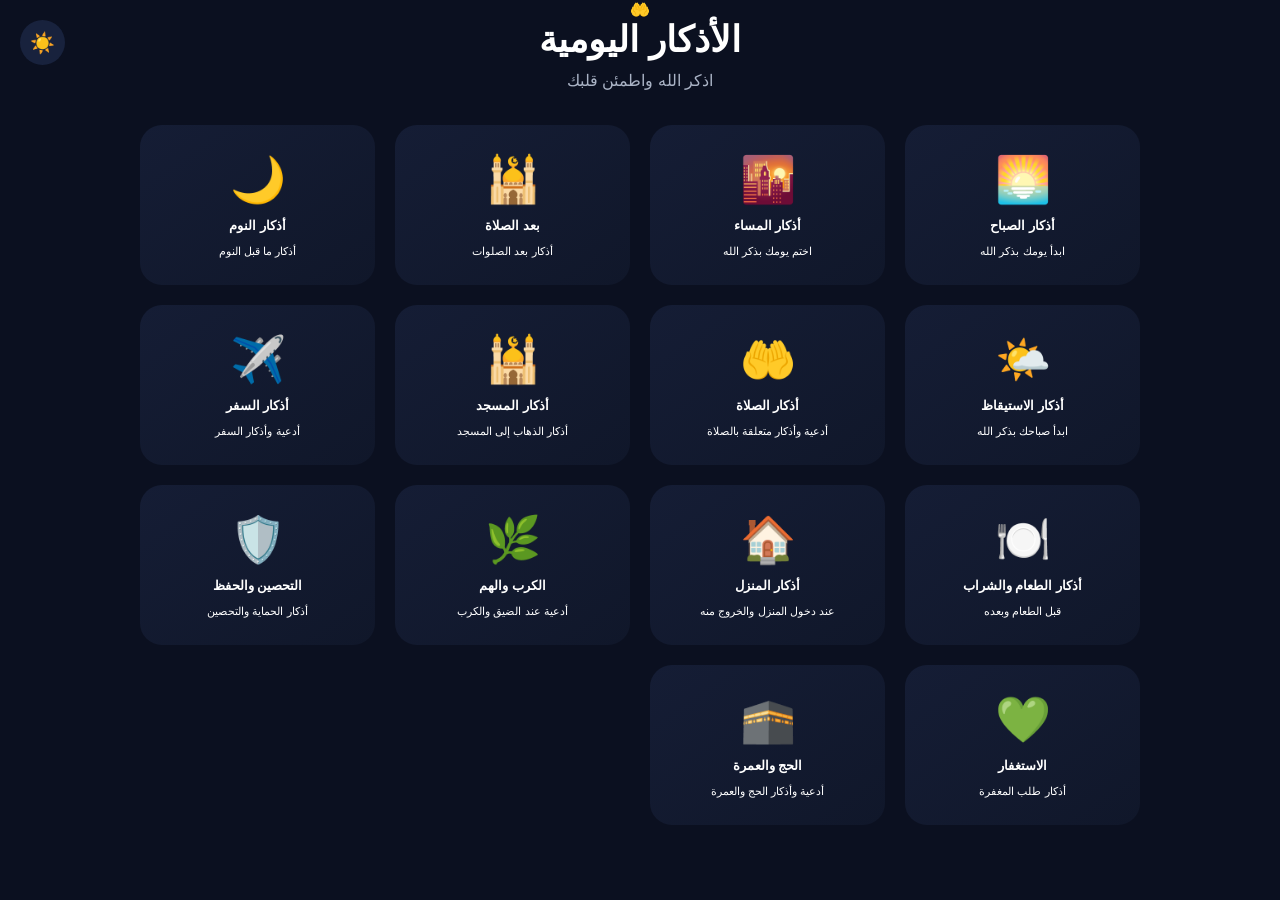
<file: apps/adhkar/index.html>
<!DOCTYPE html>
<html lang="ar" dir="rtl">

<head>

    <meta charset="UTF-8">

    <meta
        name="viewport"
        content="width=device-width, initial-scale=1.0"
    >

    <meta
        name="theme-color"
        content="#0f172a"
    >

    <title>الأذكار اليومية</title>

    <link
        rel="stylesheet"
        href="style.css"
    >

</head>

<body>

    <button
        id="themeButton"
        class="theme-button"
        type="button"
        aria-label="تغيير المظهر"
    >
        ☀️
    </button>


    <header class="header">

        <div class="header-icon">
            🤲
        </div>

        <h1>
            الأذكار اليومية
        </h1>

        <p>
            اذكر الله واطمئن قلبك
        </p>

    </header>


    <main>

        <section
            id="categories"
            class="categories"
        >

            <button
                class="category-card"
                data-category="morning"
                type="button"
            >
                <span class="category-icon">🌅</span>

                <strong>
                    أذكار الصباح
                </strong>

                <small>
                    ابدأ يومك بذكر الله
                </small>
            </button>


            <button
                class="category-card"
                data-category="evening"
                type="button"
            >
                <span class="category-icon">🌇</span>

                <strong>
                    أذكار المساء
                </strong>

                <small>
                    اختم يومك بذكر الله
                </small>
            </button>


            <button
                class="category-card"
                data-category="after-prayer"
                type="button"
            >
                <span class="category-icon">🕌</span>

                <strong>
                    بعد الصلاة
                </strong>

                <small>
                    أذكار بعد الصلوات
                </small>
            </button>


            <button
                class="category-card"
                data-category="before-sleep"
                type="button"
            >
                <span class="category-icon">🌙</span>

                <strong>
                    أذكار النوم
                </strong>

                <small>
                    أذكار ما قبل النوم
                </small>
            </button>


            <button
                class="category-card"
                data-category="waking-up"
                type="button"
            >
                <span class="category-icon">🌤️</span>

                <strong>
                    أذكار الاستيقاظ
                </strong>

                <small>
                    ابدأ صباحك بذكر الله
                </small>
            </button>


            <button
                class="category-card"
                data-category="prayer"
                type="button"
            >
                <span class="category-icon">🤲</span>

                <strong>
                    أذكار الصلاة
                </strong>

                <small>
                    أدعية وأذكار متعلقة بالصلاة
                </small>
            </button>


            <button
                class="category-card"
                data-category="mosque"
                type="button"
            >
                <span class="category-icon">🕌</span>

                <strong>
                    أذكار المسجد
                </strong>

                <small>
                    أذكار الذهاب إلى المسجد
                </small>
            </button>


            <button
                class="category-card"
                data-category="travel"
                type="button"
            >
                <span class="category-icon">✈️</span>

                <strong>
                    أذكار السفر
                </strong>

                <small>
                    أدعية وأذكار السفر
                </small>
            </button>


            <button
                class="category-card"
                data-category="food"
                type="button"
            >
                <span class="category-icon">🍽️</span>

                <strong>
                    أذكار الطعام والشراب
                </strong>

                <small>
                    قبل الطعام وبعده
                </small>
            </button>


            <button
                class="category-card"
                data-category="home"
                type="button"
            >
                <span class="category-icon">🏠</span>

                <strong>
                    أذكار المنزل
                </strong>

                <small>
                    عند دخول المنزل والخروج منه
                </small>
            </button>


            <button
                class="category-card"
                data-category="anxiety"
                type="button"
            >
                <span class="category-icon">🌿</span>

                <strong>
                    الكرب والهم
                </strong>

                <small>
                    أدعية عند الضيق والكرب
                </small>
            </button>


            <button
                class="category-card"
                data-category="protection"
                type="button"
            >
                <span class="category-icon">🛡️</span>

                <strong>
                    التحصين والحفظ
                </strong>

                <small>
                    أذكار الحماية والتحصين
                </small>
            </button>


            <button
                class="category-card"
                data-category="forgiveness"
                type="button"
            >
                <span class="category-icon">💚</span>

                <strong>
                    الاستغفار
                </strong>

                <small>
                    أذكار طلب المغفرة
                </small>
            </button>


            <button
                class="category-card"
                data-category="hajj"
                type="button"
            >
                <span class="category-icon">🕋</span>

                <strong>
                    الحج والعمرة
                </strong>

                <small>
                    أدعية وأذكار الحج والعمرة
                </small>
            </button>

        </section>


        <section
            id="adhkarPage"
            class="adhkar-page hidden"
        >

            <div class="top-bar">

                <button
                    id="backButton"
                    class="back-button"
                    type="button"
                >
                    → رجوع
                </button>

                <h2 id="categoryTitle">
                    الأذكار
                </h2>

            </div>


            <div
                id="adhkarContainer"
                class="adhkar-container"
            >

                <div class="loading">

                    <div class="spinner"></div>

                    <p>
                        جاري تحميل الأذكار...
                    </p>

                </div>

            </div>

        </section>

    </main>


    <script src="app.js"></script>

</body>

</html>
</file>
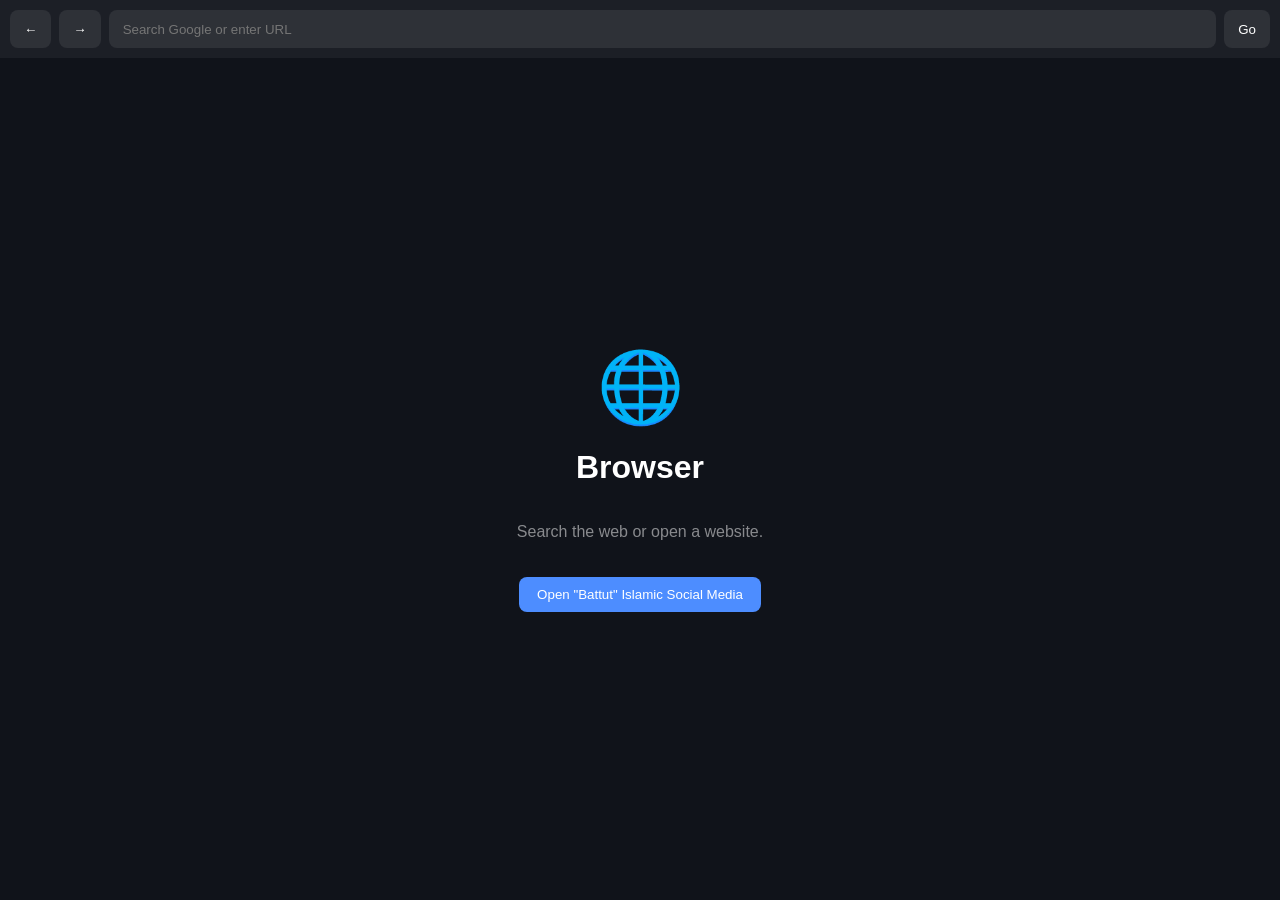
<file: apps/browser/index.html>
<!DOCTYPE html>
<html lang="en">

<head>

    <meta charset="UTF-8">

    <meta
        name="viewport"
        content="width=device-width, initial-scale=1.0"
    >

    <title>Browser</title>

    <link
        rel="stylesheet"
        href="style.css"
    >

</head>

<body>

    <div class="browser">

        <div class="toolbar">

            <button id="back">
                ←
            </button>

            <button id="forward">
                →
            </button>

            <input
                id="address"
                placeholder="Search Google or enter URL"
            >

            <button id="go">
                Go
            </button>

        </div>


        <div class="home">

            <div class="globe">
                🌐
            </div>

            <h1>
                Browser
            </h1>

            <p>
                Search the web or open a website.
            </p>


            <div class="quick-links">
<!-- 
                <button data-url="https://www.google.com">
                    Google
                </button>

                <button data-url="https://www.youtube.com">
                    YouTube
                </button> -->

                <button data-url="https://battut.app/">
                    Open "Battut" Islamic Social Media
                </button>

            </div>

        </div>

    </div>


    <script src="app.js"></script>

</body>

</html>
</file>
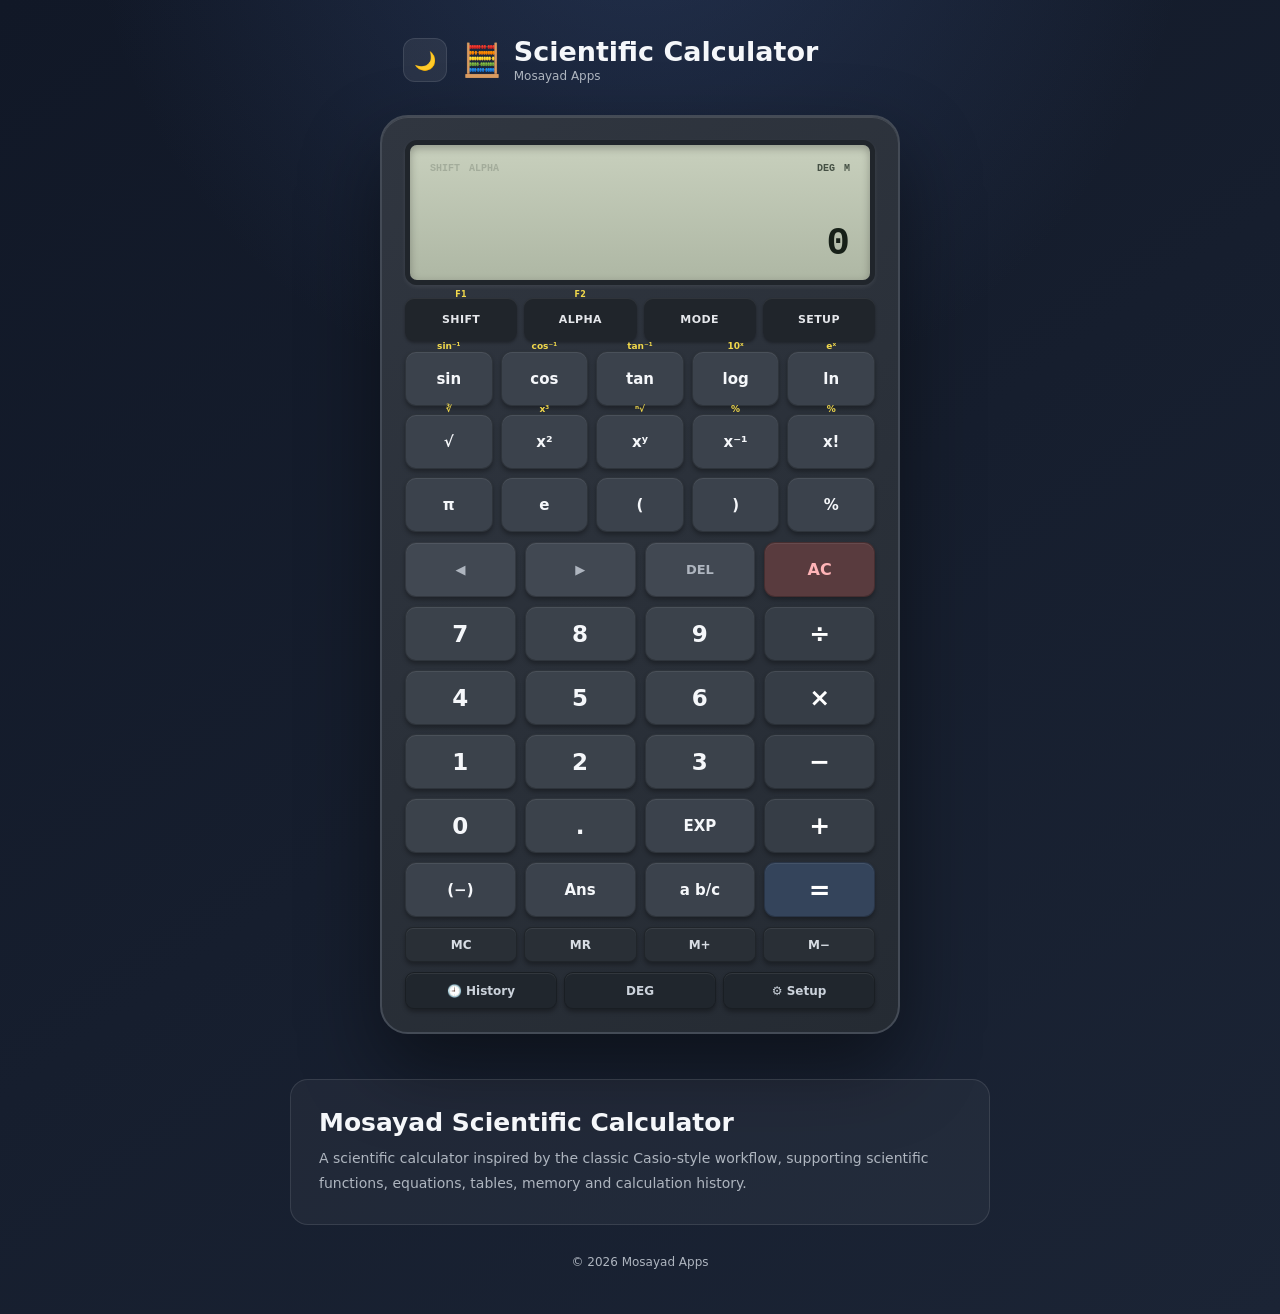
<file: apps/calculator/index.html>
<!DOCTYPE html>
<html lang="en">

<head>

    <meta charset="UTF-8">

    <meta
        name="viewport"
        content="width=device-width, initial-scale=1.0, maximum-scale=1.0, user-scalable=no"
    >

    <meta
        name="theme-color"
        content="#111827"
    >

    <meta
        name="description"
        content="Mosayad Scientific Calculator - A powerful scientific calculator with equations, tables, statistics and advanced functions."
    >

    <title>Mosayad Scientific Calculator</title>

    <link
        rel="icon"
        href="../../images/logo.png"
    >

    <link
        rel="stylesheet"
        href="style.css"
    >

</head>

<body>

<main class="calculator-app">

    <!-- ================= HEADER ================= -->

    <header class="calculator-header">

        
        <button
            id="theme-btn"
            class="theme-button"
            type="button"
            aria-label="Toggle theme"
        >
            🌙
        </button>

        <div class="calculator-title">

            <span class="title-icon">🧮</span>

            <div>
                <h1>Scientific Calculator</h1>
                <p>Mosayad Apps</p>
            </div>

        </div>

    </header>


    <!-- ================= CALCULATOR ================= -->

    <section class="calculator">

        <!-- DISPLAY -->

        <div class="display-container">

            <div class="display-status">

                <div class="status-left">

                    <span
                        id="shift-indicator"
                        class="indicator"
                    >
                        SHIFT
                    </span>

                    <span
                        id="alpha-indicator"
                        class="indicator"
                    >
                        ALPHA
                    </span>

                </div>

                <div class="status-right">

                    <span id="angle-mode">
                        DEG
                    </span>

                    <span id="memory-indicator">
                        M
                    </span>

                </div>

            </div>


            <div
                id="expression-display"
                class="expression-display"
            ></div>


            <div
                id="result-display"
                class="result-display"
            >
                0
            </div>

        </div>


        <!-- ================= MODE BUTTONS ================= -->

        <div class="mode-bar">

            <button
                class="mode-button"
                data-action="shift"
                type="button"
            >
                <span class="secondary-label">F1</span>
                SHIFT
            </button>

            <button
                class="mode-button"
                data-action="alpha"
                type="button"
            >
                <span class="secondary-label">F2</span>
                ALPHA
            </button>

            <button
                class="mode-button"
                data-action="mode"
                type="button"
            >
                MODE
            </button>

            <button
                class="mode-button"
                data-action="setup"
                type="button"
            >
                SETUP
            </button>

        </div>


        <!-- ================= MODE MENU ================= -->

        <div
            id="mode-menu"
            class="calculator-menu hidden"
        >

            <div class="menu-header">

                <div>
                    <small>SELECT MODE</small>
                    <strong>MODE</strong>
                </div>

                <button
                    class="menu-close"
                    data-close-menu="mode-menu"
                    type="button"
                >
                    ×
                </button>

            </div>


            <button
                class="menu-option"
                data-mode="calculate"
                type="button"
            >
                <strong>1</strong>
                <span>Calculate</span>
            </button>


            <button
                class="menu-option"
                data-mode="complex"
                type="button"
            >
                <strong>2</strong>
                <span>Complex</span>
            </button>


            <button
                class="menu-option"
                data-mode="equation"
                type="button"
            >
                <strong>3</strong>
                <span>Equation</span>
            </button>


            <button
                class="menu-option"
                data-mode="table"
                type="button"
            >
                <strong>4</strong>
                <span>Table</span>
            </button>


            <button
                class="menu-option"
                data-mode="statistics"
                type="button"
            >
                <strong>5</strong>
                <span>Statistics</span>
            </button>

        </div>


        <!-- ================= SCIENTIFIC FUNCTIONS ================= -->

        <section class="function-grid">

            <!-- TRIG -->

            <button
                class="calc-button function-button"
                data-action="sin"
                type="button"
            >
                <span class="shift-label">sin⁻¹</span>
                sin
            </button>


            <button
                class="calc-button function-button"
                data-action="cos"
                type="button"
            >
                <span class="shift-label">cos⁻¹</span>
                cos
            </button>


            <button
                class="calc-button function-button"
                data-action="tan"
                type="button"
            >
                <span class="shift-label">tan⁻¹</span>
                tan
            </button>


            <button
                class="calc-button function-button"
                data-action="log"
                type="button"
            >
                <span class="shift-label">10ˣ</span>
                log
            </button>


            <button
                class="calc-button function-button"
                data-action="ln"
                type="button"
            >
                <span class="shift-label">eˣ</span>
                ln
            </button>


            <!-- ROOT / POWER -->

            <button
                class="calc-button function-button"
                data-action="sqrt"
                type="button"
            >
                <span class="shift-label">∛</span>
                √
            </button>


            <button
                class="calc-button function-button"
                data-action="square"
                type="button"
            >
                <span class="shift-label">x³</span>
                x²
            </button>


            <button
                class="calc-button function-button"
                data-action="power"
                type="button"
            >
                <span class="shift-label">ⁿ√</span>
                xʸ
            </button>


            <button
                class="calc-button function-button"
                data-action="inverse-power"
                type="button"
            >
                <span class="shift-label">%</span>
                x⁻¹
            </button>


            <button
                class="calc-button function-button"
                data-action="factorial"
                type="button"
            >
                <span class="shift-label">%</span>
                x!
            </button>


            <!-- CONSTANTS -->

            <button
                class="calc-button function-button"
                data-action="pi"
                type="button"
            >
                π
            </button>


            <button
                class="calc-button function-button"
                data-action="e"
                type="button"
            >
                e
            </button>


            <button
                class="calc-button function-button"
                data-action="open-parenthesis"
                type="button"
            >
                (
            </button>


            <button
                class="calc-button function-button"
                data-action="close-parenthesis"
                type="button"
            >
                )
            </button>


            <button
                class="calc-button function-button"
                data-action="percent"
                type="button"
            >
                %
            </button>

        </section>


        <!-- ================= MAIN KEYPAD ================= -->

        <section class="keypad">

            <!-- NAVIGATION -->

            <button
                class="calc-button utility-button"
                data-action="replay-left"
                type="button"
            >
                ◀
            </button>


            <button
                class="calc-button utility-button"
                data-action="replay-right"
                type="button"
            >
                ▶
            </button>


            <button
                class="calc-button utility-button"
                data-action="delete"
                type="button"
            >
                DEL
            </button>


            <button
                class="calc-button clear-button"
                data-action="clear"
                type="button"
            >
                AC
            </button>


            <!-- 7 8 9 ÷ -->

            <button
                class="calc-button number-button"
                data-value="7"
                type="button"
            >
                7
            </button>


            <button
                class="calc-button number-button"
                data-value="8"
                type="button"
            >
                8
            </button>


            <button
                class="calc-button number-button"
                data-value="9"
                type="button"
            >
                9
            </button>


            <button
                class="calc-button operator-button"
                data-value="÷"
                type="button"
            >
                ÷
            </button>


            <!-- 4 5 6 × -->

            <button
                class="calc-button number-button"
                data-value="4"
                type="button"
            >
                4
            </button>


            <button
                class="calc-button number-button"
                data-value="5"
                type="button"
            >
                5
            </button>


            <button
                class="calc-button number-button"
                data-value="6"
                type="button"
            >
                6
            </button>


            <button
                class="calc-button operator-button"
                data-value="×"
                type="button"
            >
                ×
            </button>


            <!-- 1 2 3 − -->

            <button
                class="calc-button number-button"
                data-value="1"
                type="button"
            >
                1
            </button>


            <button
                class="calc-button number-button"
                data-value="2"
                type="button"
            >
                2
            </button>


            <button
                class="calc-button number-button"
                data-value="3"
                type="button"
            >
                3
            </button>


            <button
                class="calc-button operator-button"
                data-value="−"
                type="button"
            >
                −
            </button>


            <!-- 0 . EXP + -->

            <button
                class="calc-button number-button zero-button"
                data-value="0"
                type="button"
            >
                0
            </button>


            <button
                class="calc-button number-button"
                data-value="."
                type="button"
            >
                .
            </button>


            <button
                class="calc-button function-button"
                data-action="exp"
                type="button"
            >
                EXP
            </button>


            <button
                class="calc-button operator-button"
                data-value="+"
                type="button"
            >
                +
            </button>


            <!-- FINAL -->

            <button
                class="calc-button function-button"
                data-action="negative"
                type="button"
            >
                (−)
            </button>


            <button
                class="calc-button function-button"
                data-action="ans"
                type="button"
            >
                Ans
            </button>


            <button
                class="calc-button function-button"
                data-action="fraction"
                type="button"
            >
                a b/c
            </button>


            <button
                class="calc-button equals-button"
                data-action="equals"
                type="button"
            >
                =
            </button>

        </section>


        <!-- ================= MEMORY ================= -->

        <section class="memory-row">

            <button
                class="small-button"
                data-action="memory-clear"
                type="button"
            >
                MC
            </button>


            <button
                class="small-button"
                data-action="memory-recall"
                type="button"
            >
                MR
            </button>


            <button
                class="small-button"
                data-action="memory-plus"
                type="button"
            >
                M+
            </button>


            <button
                class="small-button"
                data-action="memory-minus"
                type="button"
            >
                M−
            </button>

        </section>


        <!-- ================= EXTRA ================= -->

        <section class="extra-actions">

            <button
                class="extra-button"
                data-action="history"
                type="button"
            >
                🕘 History
            </button>


            <button
                class="extra-button"
                data-action="angle"
                type="button"
            >
                DEG
            </button>


            <button
                class="extra-button"
                data-action="setup"
                type="button"
            >
                ⚙ Setup
            </button>

        </section>

    </section>


    <!-- ================= EQUATION ================= -->

    <section
        id="equation-panel"
        class="feature-panel hidden"
    >

        <div class="panel-header">

            <div>
                <span>MODE 3</span>
                <h2>Equation Solver</h2>
            </div>

            <button
                class="panel-close"
                data-close-panel="equation-panel"
                type="button"
            >
                ×
            </button>

        </div>


        <div class="equation-type">

            <button
                class="equation-type-button active"
                data-equation-type="linear"
                type="button"
            >
                Linear
            </button>


            <button
                class="equation-type-button"
                data-equation-type="quadratic"
                type="button"
            >
                Quadratic
            </button>

        </div>


        <div
            id="equation-inputs"
            class="equation-inputs"
        ></div>


        <button
            id="solve-equation"
            class="solve-button"
            type="button"
        >
            Solve
        </button>


        <div
            id="equation-result"
            class="feature-result"
        ></div>

    </section>


    <!-- ================= TABLE ================= -->

    <section
        id="table-panel"
        class="feature-panel hidden"
    >

        <div class="panel-header">

            <div>
                <span>MODE 4</span>
                <h2>Function Table</h2>
            </div>

            <button
                class="panel-close"
                data-close-panel="table-panel"
                type="button"
            >
                ×
            </button>

        </div>


        <label class="input-label">

            f(x)

            <input
                id="table-function"
                type="text"
                placeholder="x² + 2x + 1"
                autocomplete="off"
            >

        </label>


        <div class="table-settings">

            <label class="input-label">
                Start

                <input
                    id="table-start"
                    type="number"
                    value="-5"
                >
            </label>


            <label class="input-label">
                End

                <input
                    id="table-end"
                    type="number"
                    value="5"
                >
            </label>


            <label class="input-label">
                Step

                <input
                    id="table-step"
                    type="number"
                    value="1"
                >
            </label>

        </div>


        <button
            id="generate-table"
            class="solve-button"
            type="button"
        >
            Generate Table
        </button>


        <div
            id="table-result"
            class="table-result"
        ></div>

    </section>


    <!-- ================= HISTORY ================= -->

    <section
        id="history-panel"
        class="feature-panel hidden"
    >

        <div class="panel-header">

            <div>
                <span>HISTORY</span>
                <h2>Calculations</h2>
            </div>

            <button
                class="panel-close"
                data-close-panel="history-panel"
                type="button"
            >
                ×
            </button>

        </div>


        <div
            id="history-list"
            class="history-list"
        >

            <p class="empty-history">
                No calculations yet.
            </p>

        </div>


        <button
            id="clear-history"
            class="danger-button"
            type="button"
        >
            Clear History
        </button>

    </section>


    <!-- ================= ABOUT ================= -->

    <section class="calculator-about">

        <h2>
            Mosayad Scientific Calculator
        </h2>

        <p>
            A scientific calculator inspired by the
            classic Casio-style workflow, supporting
            scientific functions, equations, tables,
            memory and calculation history.
        </p>

    </section>


    <!-- ================= FOOTER ================= -->

    <footer>

        <p>
            © 2026 Mosayad Apps
        </p>

    </footer>

</main>


<script src="calculator.js"></script>

</body>
</html>
</file>
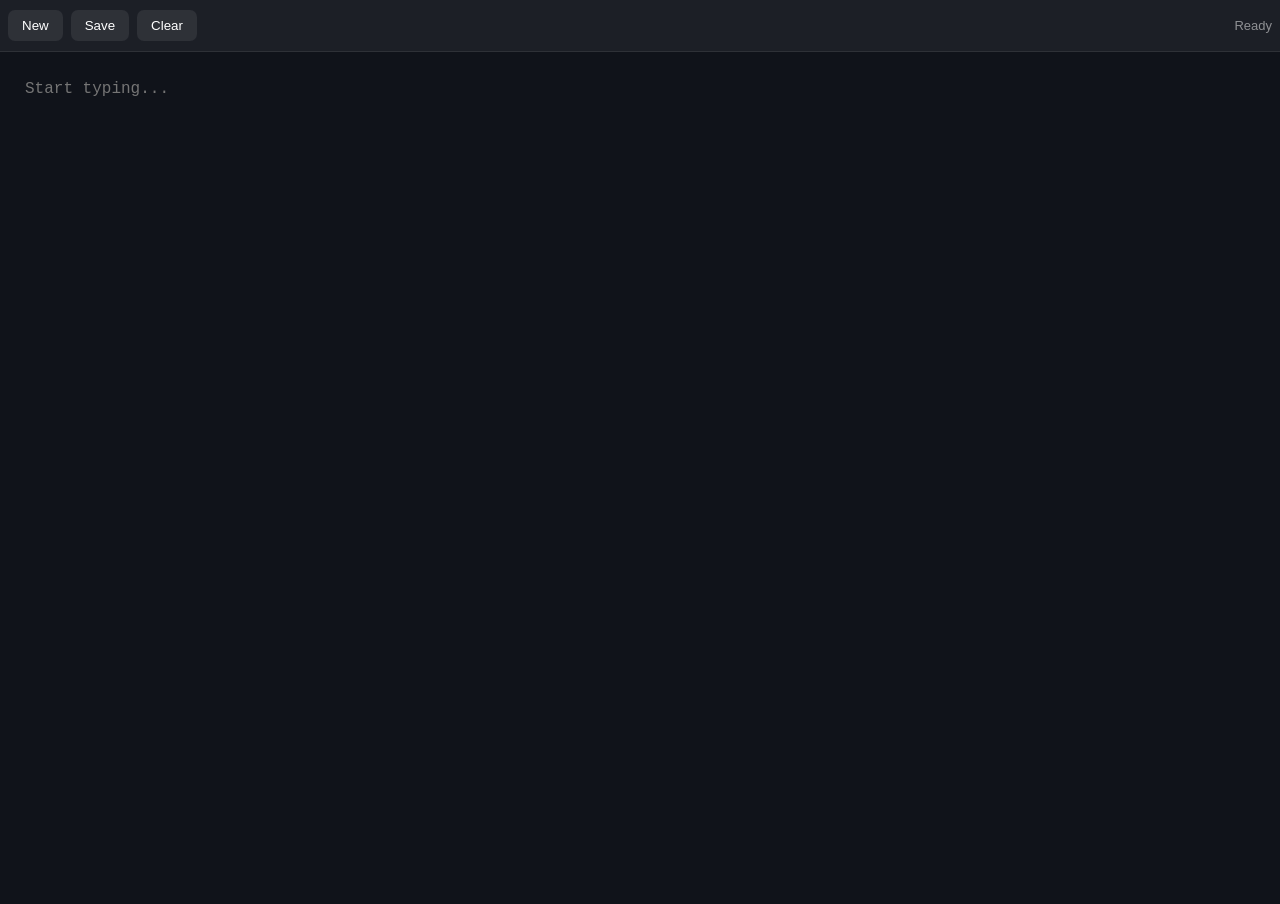
<file: apps/notepad/index.html>
<!DOCTYPE html>
<html lang="en">

<head>

    <meta charset="UTF-8">

    <meta
        name="viewport"
        content="width=device-width, initial-scale=1.0"
    >

    <title>Notepad</title>

    <link
        rel="stylesheet"
        href="style.css"
    >

</head>

<body>

    <div class="toolbar">

        <button id="new-button">
            New
        </button>

        <button id="save-button">
            Save
        </button>

        <button id="clear-button">
            Clear
        </button>

        <span id="status">
            Ready
        </span>

    </div>


    <textarea
        id="editor"
        placeholder="Start typing..."
    ></textarea>


    <script src="app.js"></script>

</body>

</html>
</file>
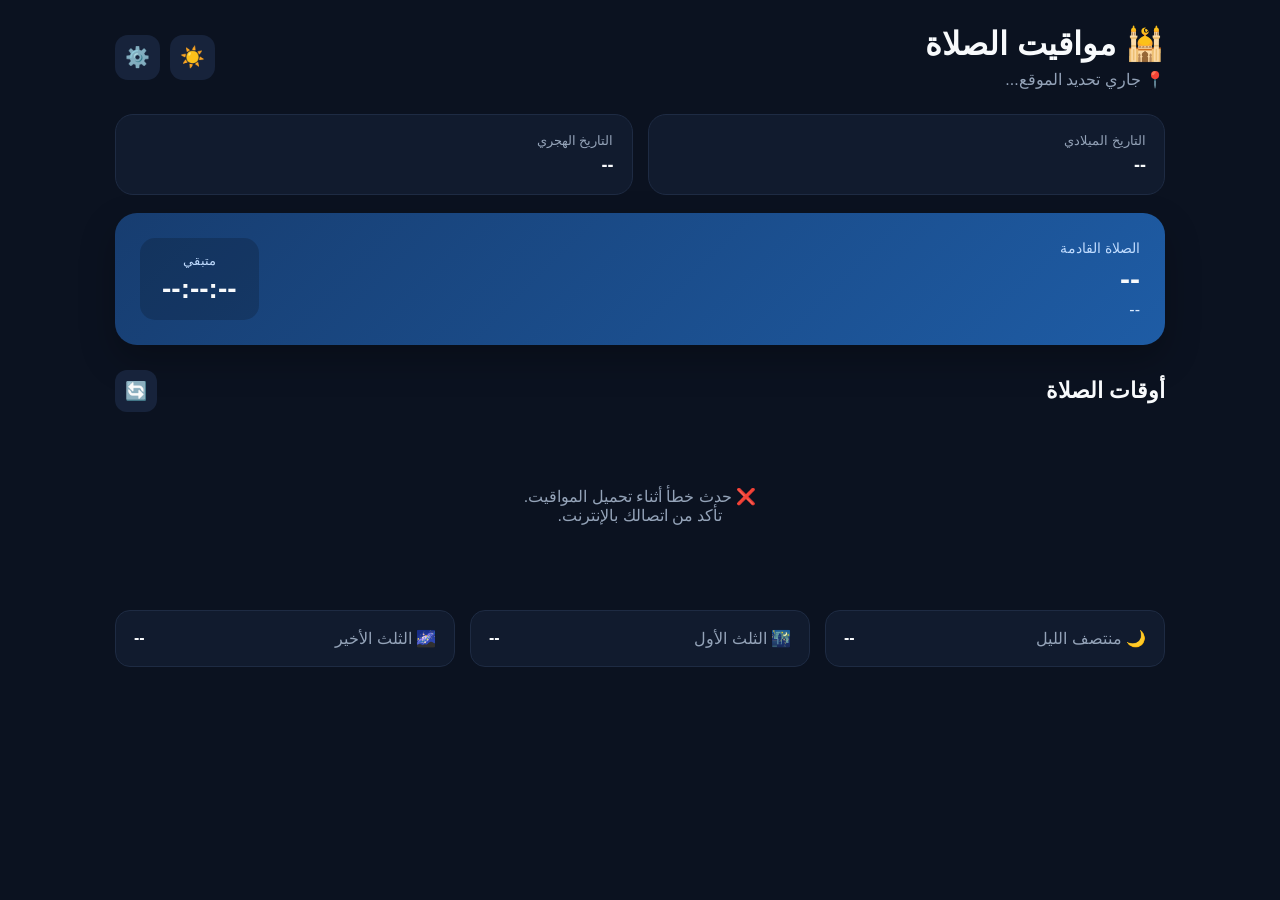
<file: apps/prayer/index.html>
<!DOCTYPE html>
<html lang="ar" dir="rtl">

<head>

    <meta charset="UTF-8">

    <meta
        name="viewport"
        content="width=device-width, initial-scale=1.0"
    >

    <title>مواقيت الصلاة</title>

    <link
        rel="stylesheet"
        href="style.css"
    >

</head>


<body>

<div class="app">


    <!-- =====================================================
         Header
    ====================================================== -->

    <header class="header">

        <div>

            <h1>🕌 مواقيت الصلاة</h1>

            <p id="location">
                📍 جاري تحديد الموقع...
            </p>

        </div>


        <div class="header-actions">

            <button
                id="themeButton"
                class="icon-button"
                title="تغيير الثيم"
            >
                🌙
            </button>


            <button
                id="settingsButton"
                class="icon-button"
                title="الإعدادات"
            >
                ⚙️
            </button>

        </div>

    </header>



    <!-- =====================================================
         Date
    ====================================================== -->

    <section class="date-card">

        <div>

            <span class="date-label">
                التاريخ الميلادي
            </span>

            <strong id="gregorianDate">
                --
            </strong>

        </div>


        <div>

            <span class="date-label">
                التاريخ الهجري
            </span>

            <strong id="hijriDate">
                --
            </strong>

        </div>

    </section>



    <!-- =====================================================
         Next Prayer
    ====================================================== -->

    <section
        id="nextPrayerCard"
        class="next-prayer-card"
    >

        <div>

            <span class="small-label">
                الصلاة القادمة
            </span>

            <h2 id="nextPrayerName">
                --
            </h2>

            <span id="nextPrayerTime">
                --
            </span>

        </div>


        <div class="countdown-box">

            <span>
                متبقي
            </span>

            <strong id="countdown">
                --:--:--
            </strong>

        </div>

    </section>



    <!-- =====================================================
         Prayer Times
    ====================================================== -->

    <section>

        <div class="section-title">

            <h2>
                أوقات الصلاة
            </h2>

            <button
                id="refreshButton"
                class="refresh-button"
                title="تحديث"
            >
                🔄
            </button>

        </div>


        <div
            id="prayerContainer"
            class="prayer-grid"
        >

            <div class="loading">

                <div class="spinner"></div>

                <p>
                    جاري تحميل المواقيت...
                </p>

            </div>

        </div>

    </section>



    <!-- =====================================================
         Extra Times
    ====================================================== -->

    <section class="extra-times">

        <div class="extra-card">

            <span>
                🌙 منتصف الليل
            </span>

            <strong id="midnight">
                --
            </strong>

        </div>


        <div class="extra-card">

            <span>
                🌃 الثلث الأول
            </span>

            <strong id="firstThird">
                --
            </strong>

        </div>


        <div class="extra-card">

            <span>
                🌌 الثلث الأخير
            </span>

            <strong id="lastThird">
                --
            </strong>

        </div>

    </section>



    <!-- =====================================================
         Settings Modal
    ====================================================== -->

    <div
        id="settingsModal"
        class="modal hidden"
    >

        <div class="modal-content">

            <div class="modal-header">

                <h2>
                    ⚙️ إعدادات الصلاة
                </h2>

                <button
                    id="closeSettings"
                    class="close-button"
                >
                    ×
                </button>

            </div>


            <!-- Location -->

            <label>
                المدينة
            </label>

            <input
                id="cityInput"
                type="text"
                placeholder="مثال: Cairo"
            >


            <label>
                الدولة
            </label>

            <input
                id="countryInput"
                type="text"
                placeholder="مثال: Egypt"
            >


            <button
                id="locationButton"
                class="primary-button"
            >
                📍 استخدام موقعي
            </button>


            <!-- Calculation Method -->

            <label>
                طريقة حساب الصلاة
            </label>

            <select id="methodSelect">

                <option value="5">
                    هيئة المساحة المصرية
                </option>

                <option value="3">
                    رابطة العالم الإسلامي
                </option>

                <option value="4">
                    أم القرى - مكة
                </option>

                <option value="2">
                    ISNA
                </option>

                <option value="1">
                    جامعة العلوم الإسلامية - كراتشي
                </option>

                <option value="8">
                    منطقة الخليج
                </option>

            </select>


            <!-- School -->

            <label>
                طريقة حساب العصر
            </label>

            <select id="schoolSelect">

                <option value="0">
                    الشافعي / القياسي
                </option>

                <option value="1">
                    الحنفي
                </option>

            </select>


            <button
                id="saveSettings"
                class="primary-button"
            >
                💾 حفظ الإعدادات
            </button>

        </div>

    </div>


</div>


<script src="app.js"></script>

</body>

</html>
</file>
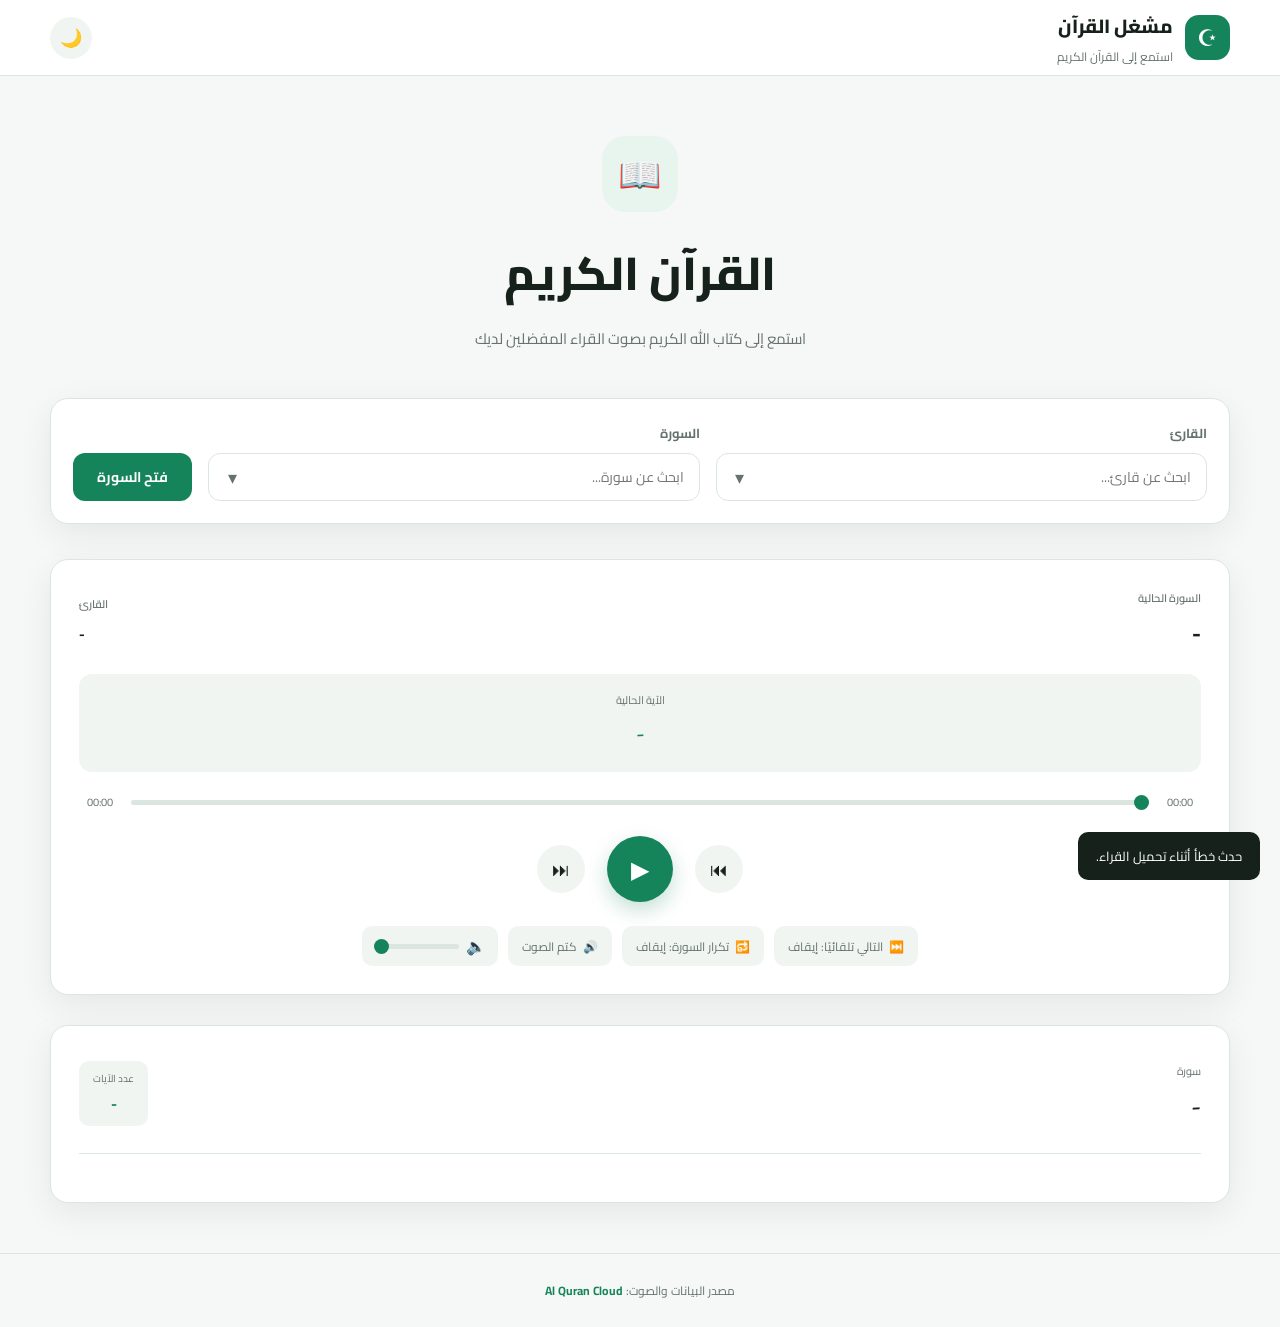
<file: apps/quran-player/index.html>
<!DOCTYPE html>
<html lang="ar" dir="rtl">

<head>
    <meta charset="UTF-8">
    <meta name="viewport" content="width=device-width, initial-scale=1.0">

    <title>مشغل القرآن</title>

    <link rel="preconnect" href="https://fonts.googleapis.com">
    <link rel="preconnect" href="https://fonts.gstatic.com" crossorigin>

    <link
        href="https://fonts.googleapis.com/css2?family=Amiri:wght@400;700&family=Cairo:wght@400;500;600;700;800&display=swap"
        rel="stylesheet"
    >

    <link rel="stylesheet" href="style.css">
</head>

<body>

    <!-- =========================
         HEADER
    ========================== -->

    <header class="header">

        <div class="container header-content">

            <div class="brand">
                <div class="brand-icon">☪</div>

                <div>
                    <h1>مشغل القرآن</h1>
                    <span>استمع إلى القرآن الكريم</span>
                </div>
            </div>

            <button
                id="themeBtn"
                class="theme-button"
                type="button"
                aria-label="تغيير المظهر"
            >
                🌙
            </button>

        </div>

    </header>


    <!-- =========================
         HERO
    ========================== -->

    <main>

        <section class="hero">

            <div class="container">

                <div class="hero-content">

                    <div class="hero-icon">
                        📖
                    </div>

                    <h2>القرآن الكريم</h2>

                    <p>
                        استمع إلى كتاب الله الكريم بصوت القراء المفضلين لديك
                    </p>

                </div>

            </div>

        </section>


        <!-- =========================
             SELECTORS
        ========================== -->

        <section class="selectors-section">

            <div class="container">

                <div class="selectors-card">

                    <!-- RECITER -->

                    <div class="selector-group">

                        <label for="reciterSearch">
                            القارئ
                        </label>

                        <div class="search-select">

                            <input
                                id="reciterSearch"
                                type="text"
                                autocomplete="off"
                                placeholder="ابحث عن قارئ..."
                                aria-label="البحث عن قارئ"
                            >

                            <button
                                id="reciterArrow"
                                class="search-arrow"
                                type="button"
                                aria-label="عرض القراء"
                            >
                                ▾
                            </button>

                            <div
                                id="reciterResults"
                                class="search-results"
                            ></div>

                        </div>

                    </div>


                    <!-- SURAH -->

                    <div class="selector-group">

                        <label for="surahSearch">
                            السورة
                        </label>

                        <div class="search-select">

                            <input
                                id="surahSearch"
                                type="text"
                                autocomplete="off"
                                placeholder="ابحث عن سورة..."
                                aria-label="البحث عن سورة"
                            >

                            <button
                                id="surahArrow"
                                class="search-arrow"
                                type="button"
                                aria-label="عرض السور"
                            >
                                ▾
                            </button>

                            <div
                                id="surahResults"
                                class="search-results"
                            ></div>

                        </div>

                    </div>


                    <!-- OPEN SURAH -->

                    <div class="selector-action">

                        <button
                            id="openSurahBtn"
                            class="primary-button"
                            type="button"
                        >
                            فتح السورة
                        </button>

                    </div>

                </div>

            </div>

        </section>


        <!-- =========================
             PLAYER
        ========================== -->

        <section class="player-section">

            <div class="container">

                <div class="player-card">

                    <div class="player-info">

                        <div>

                            <span class="player-label">
                                السورة الحالية
                            </span>

                            <h3 id="currentSurah">
                                -
                            </h3>

                        </div>

                        <div class="reciter-info">

                            <span class="player-label">
                                القارئ
                            </span>

                            <span id="currentReciter">
                                -
                            </span>

                        </div>

                    </div>


                    <!-- CURRENT AYAH -->

                    <div class="current-ayah">

                        <span>
                            الآية الحالية
                        </span>

                        <strong id="currentAyah">
                            -
                        </strong>

                    </div>


                    <!-- AUDIO -->

                    <audio
                        id="audio"
                        preload="metadata"
                    ></audio>


                    <!-- PROGRESS -->

                    <div class="progress-area">

                        <span id="currentTime">
                            00:00
                        </span>

                        <input
                            id="progress"
                            type="range"
                            min="0"
                            max="100"
                            value="0"
                            step="0.1"
                        >

                        <span id="duration">
                            00:00
                        </span>

                    </div>


                    <!-- MAIN CONTROLS -->

                    <div class="main-controls">

                        <button
                            id="previousBtn"
                            class="control-button"
                            type="button"
                            aria-label="السورة السابقة"
                        >
                            ⏮
                        </button>

                        <button
                            id="playBtn"
                            class="play-button"
                            type="button"
                            aria-label="تشغيل"
                        >
                            ▶
                        </button>

                        <button
                            id="nextBtn"
                            class="control-button"
                            type="button"
                            aria-label="السورة التالية"
                        >
                            ⏭
                        </button>

                    </div>


                    <!-- SECONDARY CONTROLS -->

                    <div class="secondary-controls">

                        <button
                            id="autoNextBtn"
                            class="option-button"
                            type="button"
                        >
                            ⏭️
                            <span>
                                التالي تلقائيًا: إيقاف
                            </span>
                        </button>


                        <button
                            id="repeatSurahBtn"
                            class="option-button"
                            type="button"
                        >
                            🔂
                            <span>
                                تكرار السورة: إيقاف
                            </span>
                        </button>


                        <button
                            id="muteBtn"
                            class="option-button"
                            type="button"
                        >
                            🔊
                            <span>
                                كتم الصوت
                            </span>
                        </button>


                        <div class="volume-control">

                            <span>
                                🔈
                            </span>

                            <input
                                id="volume"
                                type="range"
                                min="0"
                                max="1"
                                value="1"
                                step="0.01"
                                aria-label="مستوى الصوت"
                            >

                        </div>

                    </div>

                </div>

            </div>

        </section>


        <!-- =========================
             QURAN
        ========================== -->

        <section class="quran-section">

            <div class="container">

                <div class="quran-card">

                    <div class="quran-header">

                        <div>

                            <span class="section-label">
                                سورة
                            </span>

                            <h2 id="sectionSurahName">
                                -
                            </h2>

                        </div>

                        <div class="ayah-count">

                            <span>
                                عدد الآيات
                            </span>

                            <strong id="ayahCount">
                                -
                            </strong>

                        </div>

                    </div>


                    <div
                        id="ayahList"
                        class="ayah-list"
                    ></div>

                </div>

            </div>

        </section>

    </main>


    <!-- =========================
         FOOTER
    ========================== -->

    <footer class="footer">

        <div class="container">

            <p>
                مصدر البيانات والصوت:
                <a
                    href="https://alquran.cloud/"
                    target="_blank"
                    rel="noopener noreferrer"
                >
                    Al Quran Cloud
                </a>
            </p>

        </div>

    </footer>


    <!-- =========================
         TOAST
    ========================== -->

    <div
        id="toast"
        class="toast"
    ></div>


    <script src="app.js"></script>

</body>

</html>
</file>
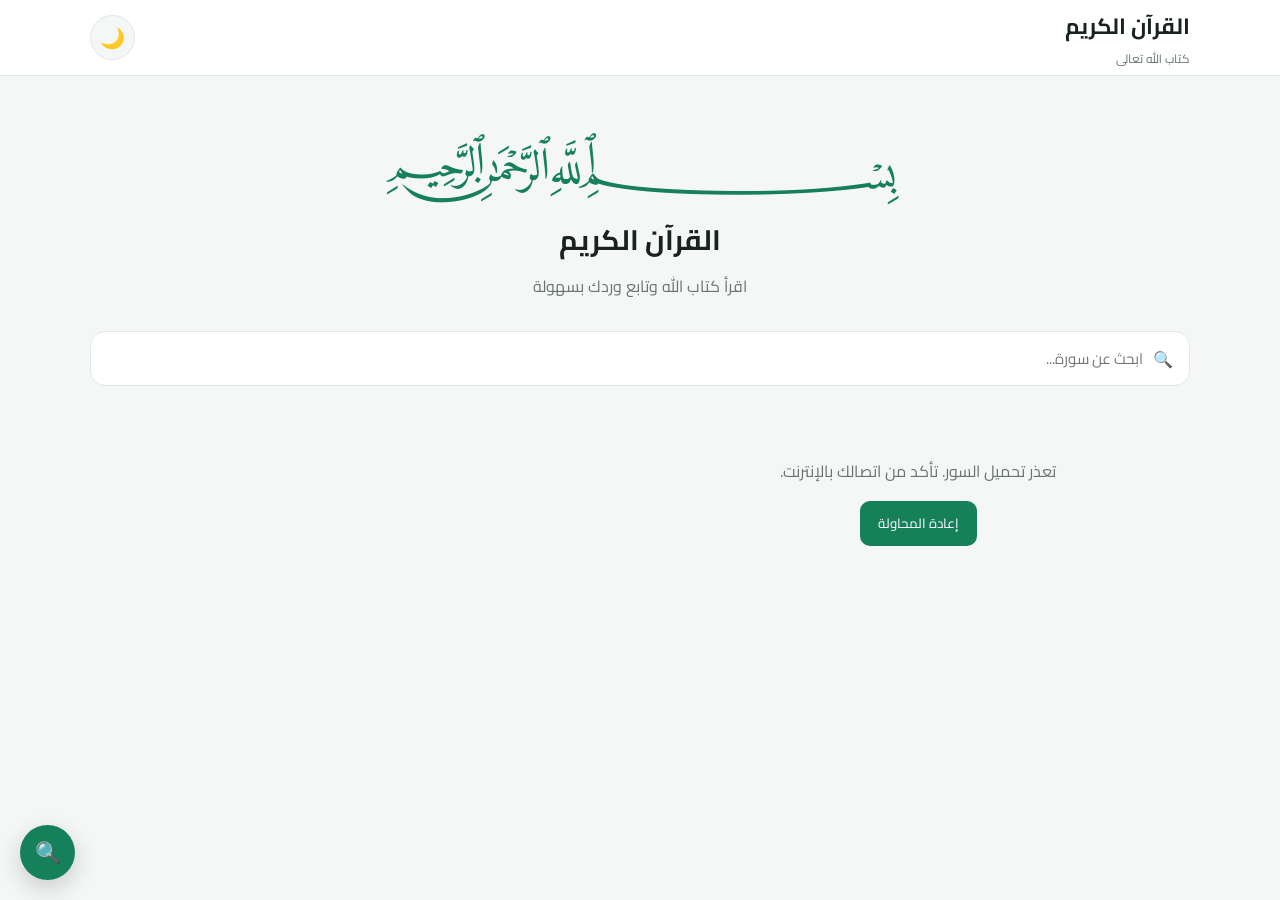
<file: apps/quran/index.html>
<!DOCTYPE html>
<html lang="ar" dir="rtl">
<head>
    <meta charset="UTF-8">
    <meta name="viewport" content="width=device-width, initial-scale=1.0">

    <title>القرآن الكريم</title>

    <link rel="stylesheet" href="style.css">

    <link rel="preconnect" href="https://fonts.googleapis.com">
    <link rel="preconnect" href="https://fonts.gstatic.com" crossorigin>
    <link href="https://fonts.googleapis.com/css2?family=Amiri:wght@400;700&family=Cairo:wght@400;600;700&display=swap" rel="stylesheet">
</head>

<body>

    <!-- Header -->
    <header class="header">

        <div class="header-content">

            <button id="backButton" class="icon-button hidden" aria-label="رجوع">
                ←
            </button>

            <div class="title-area">
                <h1>القرآن الكريم</h1>
                <p id="pageSubtitle">كتاب الله تعالى</p>
            </div>

            <button id="themeButton" class="icon-button" aria-label="تغيير الوضع">
                🌙
            </button>

        </div>

    </header>


    <!-- Main -->
    <main>

        <!-- Surahs Page -->
        <section id="surahsPage" class="page">

            <div class="welcome">
                <div class="quran-icon">﷽</div>

                <h2>القرآن الكريم</h2>

                <p>
                    اقرأ كتاب الله وتابع وردك بسهولة
                </p>
            </div>


            <!-- Continue Reading -->
            <div id="continueCard" class="continue-card hidden">

                <div>
                    <span class="continue-label">متابعة القراءة</span>

                    <h3 id="continueSurah">
                        سورة الفاتحة
                    </h3>

                    <p id="continueAyah">
                        الآية 1
                    </p>
                </div>

                <button id="continueButton">
                    متابعة
                </button>

            </div>


            <!-- Search -->
            <div class="search-box">

                <span>🔍</span>

                <input
                    type="search"
                    id="surahSearch"
                    placeholder="ابحث عن سورة..."
                    autocomplete="off"
                >

            </div>


            <!-- Surahs -->
            <div id="surahsContainer" class="surahs-container">

                <div class="loading">
                    <div class="spinner"></div>
                    <p>جاري تحميل السور...</p>
                </div>

            </div>

        </section>


        <!-- Surah Reader Page -->
        <section id="readerPage" class="page hidden">

            <div class="surah-header">

                <div class="surah-number" id="readerNumber">
                    1
                </div>

                <h2 id="readerName">
                    سورة الفاتحة
                </h2>

                <p id="readerInfo">
                    مكية • 7 آيات
                </p>

            </div>


            <!-- Reader Controls -->
            <div class="reader-controls">

                <button id="fontDecrease">
                    A−
                </button>

                <span id="fontSizeValue">
                    30
                </span>

                <button id="fontIncrease">
                    A+
                </button>

            </div>


            <!-- Bismillah -->
            <div id="bismillah" class="bismillah">
                بِسْمِ اللَّهِ الرَّحْمَٰنِ الرَّحِيمِ
            </div>


            <!-- Ayahs -->
            <div id="ayahsContainer" class="ayahs-container">

                <div class="loading">
                    <div class="spinner"></div>
                    <p>جاري تحميل السورة...</p>
                </div>

            </div>

        </section>


        <!-- Search Results -->
        <section id="searchPage" class="page hidden">

            <div class="search-header">

                <h2>نتائج البحث</h2>

                <p id="searchQuery"></p>

            </div>

            <div id="searchResults"></div>

        </section>

    </main>


    <!-- Search Button -->
    <button id="globalSearchButton" class="floating-button">
        🔍
    </button>


    <!-- Search Overlay -->
    <div id="searchOverlay" class="overlay hidden">

        <div class="search-modal">

            <div class="modal-header">

                <h2>البحث في القرآن عن المتشابهات</h2>

                <button id="closeSearch">
                    ×
                </button>

            </div>

            <div class="full-search">

                <input
                    type="search"
                    id="ayahSearch"
                    placeholder="اكتب كلمة للبحث..."
                    autocomplete="off"
                >

                <button id="searchButton">
                    بحث
                </button>

            </div>

            <p class="search-note">
                البحث يتم من خلال بيانات القرآن المتاحة عبر الإنترنت.
            </p>

        </div>

    </div>


    <!-- Toast -->
    <div id="toast" class="toast"></div>


    <script src="app.js"></script>

</body>
</html>
</file>
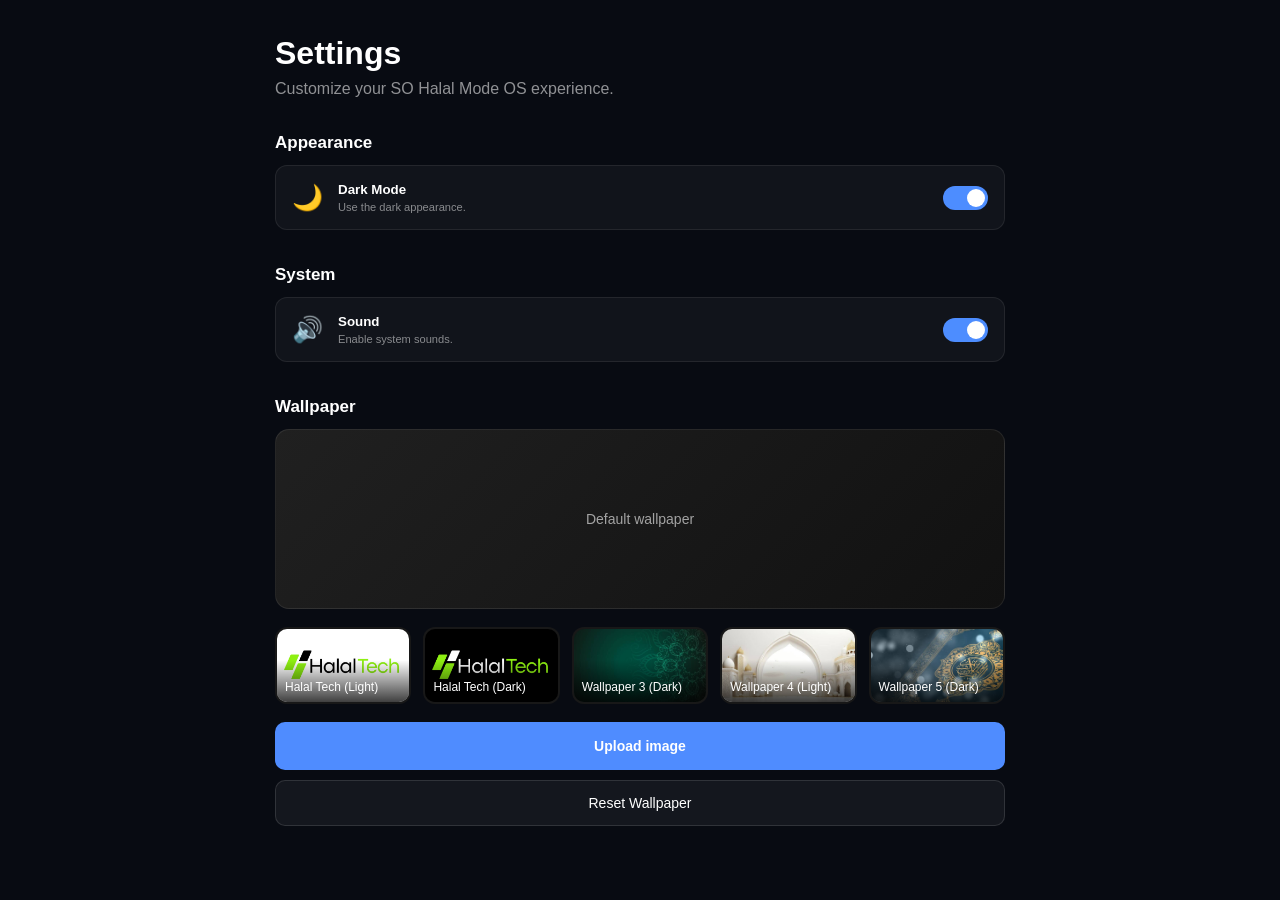
<file: apps/settings/index.html>
<!DOCTYPE html>
<html lang="en">

<head>

    <meta charset="UTF-8">

    <meta
        name="viewport"
        content="width=device-width, initial-scale=1.0"
    >

    <title>Settings</title>

    <link
        rel="stylesheet"
        href="style.css"
    >

</head>

<body>

    <div class="settings">

        <h1>Settings</h1>

        <p class="subtitle">
            Customize your SO Halal Mode OS experience.
        </p>


        <section class="settings-section">

            <h2>Appearance</h2>

            <button
                class="setting"
                id="dark-mode"
            >

                <span class="setting-icon">
                    🌙
                </span>

                <span class="setting-info">

                    <strong>
                        Dark Mode
                    </strong>

                    <small>
                        Use the dark appearance.
                    </small>

                </span>

                <span
                    class="toggle"
                    id="dark-toggle"
                ></span>

            </button>

        </section>


        <section class="settings-section">

            <h2>System</h2>

            <button
                class="setting"
                id="sound"
            >

                <span class="setting-icon">
                    🔊
                </span>

                <span class="setting-info">

                    <strong>
                        Sound
                    </strong>

                    <small>
                        Enable system sounds.
                    </small>

                </span>

                <span
                    class="toggle"
                    id="sound-toggle"
                ></span>

            </button>

        </section>

        <div class="settings-section">

            <h2>Wallpaper</h2>

            <div id="current-wallpaper-preview"></div>

            <div id="wallpaper-grid"></div>

            <label class="upload-wallpaper">
                <span>Upload image</span>

                <input
                    type="file"
                    id="wallpaper-upload"
                    accept="image/*"
                    hidden
                >
            </label>

            <button id="reset-wallpaper">
                Reset Wallpaper
            </button>

        </div>
    </div>


    <script src="app.js"></script>

</body>

</html>
</file>
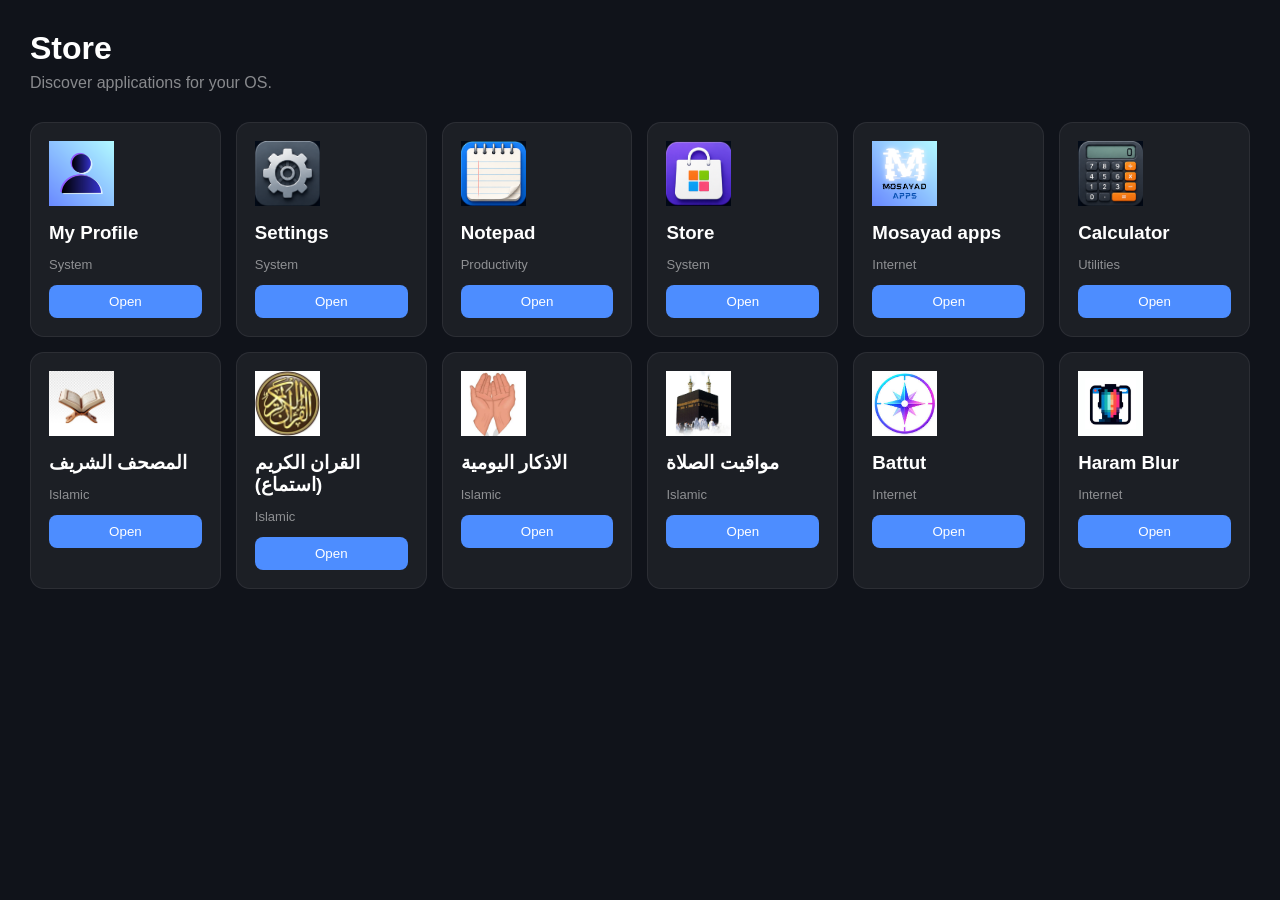
<file: apps/store/index.html>
<!DOCTYPE html>
<html lang="en">

<head>

    <meta charset="UTF-8">

    <meta
        name="viewport"
        content="width=device-width, initial-scale=1.0"
    >

    <title>Store</title>

    <link
        rel="stylesheet"
        href="style.css"
    >

</head>

<body>

    <div class="store">

        <header>

            <h1>
                Store
            </h1>

            <p>
                Discover applications for your OS.
            </p>

        </header>


        <div
            id="apps-grid"
            class="apps-grid"
        ></div>

    </div>


    <script src="../../js/apps.js"></script>

    <script src="app.js"></script>

</body>

</html>
</file>
<file: apps/adhkar/style.css>
/* ============================================================
   Global
============================================================ */

* {
    box-sizing: border-box;
    margin: 0;
    padding: 0;
}

body {
    font-family: "Segoe UI", Tahoma, Arial, sans-serif;
    background: #0b1020;
    color: #ffffff;
    min-height: 100vh;
    direction: rtl;
}


/* ============================================================
   Main App
============================================================ */

.app {
    width: 100%;
    min-height: 100vh;
    padding: 30px;
}


/* ============================================================
   Header
============================================================ */

.header {
    text-align: center;
    margin-bottom: 35px;
}

.header h1 {
    font-size: 36px;
    margin-bottom: 10px;
}

.header p {
    color: #aab3c5;
    font-size: 16px;
}


/* ============================================================
   Categories
============================================================ */

.categories {
    max-width: 1000px;
    margin: auto;

    display: grid;

    grid-template-columns:
        repeat(auto-fit, minmax(220px, 1fr));

    gap: 20px;
}


/* ============================================================
   Category Card
============================================================ */

.category-card {

    border: none;

    min-height: 160px;

    border-radius: 22px;

    background:
        linear-gradient(
            145deg,
            #151d35,
            #10172a
        );

    color: white;

    cursor: pointer;

    padding: 25px;

    display: flex;

    flex-direction: column;

    justify-content: center;

    align-items: center;

    gap: 12px;

    transition:
        transform 0.25s,
        box-shadow 0.25s,
        background 0.25s;
}


.category-card:hover {

    transform:
        translateY(-6px);

    background:
        linear-gradient(
            145deg,
            #1b2745,
            #131d34
        );

    box-shadow:
        0 15px 35px
        rgba(0, 0, 0, 0.35);
}


.category-card:active {

    transform:
        translateY(-2px)
        scale(0.98);
}


.category-icon {

    font-size: 45px;

}


.category-title {

    font-size: 21px;

    font-weight: 600;

}


/* ============================================================
   Adhkar Page
============================================================ */

.adhkar-page {

    max-width: 900px;

    margin: auto;

}


/* ============================================================
   Top Bar
============================================================ */

.top-bar {

    display: flex;

    align-items: center;

    justify-content: space-between;

    gap: 15px;

    margin-bottom: 20px;

}


.back-button {

    border: none;

    background: #18223d;

    color: white;

    padding: 11px 18px;

    border-radius: 12px;

    cursor: pointer;

    font-size: 15px;

    transition: 0.2s;

}


.back-button:hover {

    background: #243252;

    transform: translateX(3px);

}


/* ============================================================
   Category Title
============================================================ */

#categoryTitle {

    font-size: 30px;

}


/* ============================================================
   Progress
============================================================ */

.progress-container {

    background: #151d32;

    border-radius: 15px;

    padding: 15px;

    margin-bottom: 25px;

}


.progress-info {

    display: flex;

    justify-content: space-between;

    margin-bottom: 9px;

    color: #b8c1d5;

    font-size: 14px;

}


.progress-track {

    width: 100%;

    height: 10px;

    background: #252e45;

    border-radius: 20px;

    overflow: hidden;

}


#progressBar {

    width: 0%;

    height: 100%;

    border-radius: 20px;

    background:
        linear-gradient(
            90deg,
            #3b82f6,
            #60a5fa
        );

    transition:
        width 0.4s ease;

}


/* ============================================================
   Adhkar Container
============================================================ */

#adhkarContainer {

    display: flex;

    flex-direction: column;

    gap: 18px;

}


/* ============================================================
   Dhikr Card
============================================================ */

.dhikr-card {

    background:
        linear-gradient(
            145deg,
            #151d35,
            #10172a
        );

    border: 1px solid
        rgba(255,255,255,0.05);

    border-radius: 20px;

    padding: 25px;

    transition:
        0.3s;

}


.dhikr-card:hover {

    border-color:
        rgba(96,165,250,0.25);

    transform:
        translateY(-2px);

}


.dhikr-card.completed {

    opacity: 0.65;

    border-color:
        rgba(34,197,94,0.35);

}


/* ============================================================
   Dhikr Text
============================================================ */

.dhikr-text {

    font-size: 23px;

    line-height: 2;

    text-align: right;

    color: #f7f9ff;

    margin-bottom: 22px;

}


/* ============================================================
   Dhikr Info
============================================================ */

.dhikr-info {

    display: flex;

    align-items: center;

    justify-content: space-between;

    gap: 15px;

}


.counter {

    background: #202b47;

    color: #bcd0f5;

    padding: 8px 14px;

    border-radius: 10px;

    font-size: 14px;

    white-space: nowrap;

}


/* ============================================================
   Count Button
============================================================ */

.count-button {

    border: none;

    background:
        linear-gradient(
            135deg,
            #2563eb,
            #3b82f6
        );

    color: white;

    padding: 12px 22px;

    border-radius: 12px;

    cursor: pointer;

    font-size: 15px;

    font-weight: 600;

    transition:
        transform 0.15s,
        box-shadow 0.15s,
        opacity 0.2s;

}


.count-button:hover {

    transform:
        translateY(-2px);

    box-shadow:
        0 8px 20px
        rgba(37,99,235,0.3);

}


.count-button:active {

    transform:
        scale(0.96);

}


.count-button:disabled {

    background:
        #166534;

    cursor: default;

    opacity: 0.9;

}


/* ============================================================
   Loading
============================================================ */

.loading {

    text-align: center;

    padding: 60px 20px;

    color: #aeb8cc;

}


.spinner {

    width: 42px;

    height: 42px;

    border-radius: 50%;

    border: 4px solid
        #27334d;

    border-top-color:
        #3b82f6;

    animation:
        spin 0.8s linear infinite;

    margin:
        0 auto 18px;

}


@keyframes spin {

    to {

        transform:
            rotate(360deg);

    }

}


/* ============================================================
   Hidden
============================================================ */

.hidden {

    display: none !important;

}


/* ============================================================
   Mobile
============================================================ */

@media (max-width: 600px) {

    .app {

        padding: 18px;

    }


    .header h1 {

        font-size: 28px;

    }


    #categoryTitle {

        font-size: 23px;

    }


    .top-bar {

        align-items: flex-start;

    }


    .dhikr-card {

        padding: 20px;

    }


    .dhikr-text {

        font-size: 20px;

        line-height: 1.9;

    }


    .dhikr-info {

        flex-direction: column;

        align-items: stretch;

    }


    .counter {

        text-align: center;

    }


    .count-button {

        width: 100%;

    }

}

/* ============================================================
   Theme Button
============================================================ */

.theme-button {

    position: fixed;

    top: 20px;

    left: 20px;

    width: 45px;

    height: 45px;

    border: none;

    border-radius: 50%;

    background: #18223d;

    color: white;

    font-size: 20px;

    cursor: pointer;

    z-index: 1000;

    transition: 0.25s;

}


.theme-button:hover {

    transform: rotate(20deg) scale(1.08);

}


/* ============================================================
   Light Theme
============================================================ */

body.light-theme {

    background: #f4f7fb;

    color: #172033;

}


body.light-theme .theme-button {

    background: #ffffff;

    color: #172033;

    box-shadow:
        0 4px 15px
        rgba(0, 0, 0, 0.12);

}


body.light-theme .category-card {

    background: #ffffff;

    color: #172033;

    box-shadow:
        0 5px 20px
        rgba(0, 0, 0, 0.08);

}


body.light-theme .category-card:hover {

    background: #f8fbff;

}


body.light-theme .adhkar-page {

    color: #172033;

}


body.light-theme .dhikr-card {

    background: #ffffff;

    color: #172033;

    border-color: #e5e9f2;

    box-shadow:
        0 5px 20px
        rgba(0, 0, 0, 0.06);

}


body.light-theme .dhikr-text {

    color: #172033;

}


body.light-theme .counter {

    background: #eef3fa;

    color: #334155;

}


body.light-theme .back-button {

    background: #ffffff;

    color: #172033;

    box-shadow:
        0 3px 12px
        rgba(0, 0, 0, 0.08);

}
</file>
<file: apps/browser/style.css>
* {
    box-sizing: border-box;
}

body {

    margin: 0;

    min-height: 100vh;

    background:
        #10131a;

    color: white;

    font-family:
        Arial,
        sans-serif;

}

.toolbar {

    height: 58px;

    display: flex;

    gap: 8px;

    align-items: center;

    padding: 10px;

    background:
        rgba(255,255,255,.05);

}

.toolbar button {

    height: 38px;

    padding: 0 14px;

    border: none;

    border-radius: 8px;

    background:
        rgba(255,255,255,.08);

    color: white;

    cursor: pointer;

}

#address {

    flex: 1;

    height: 38px;

    border: none;

    outline: none;

    border-radius: 8px;

    padding: 0 14px;

    background:
        rgba(255,255,255,.08);

    color: white;

}

.home {

    min-height:
        calc(100vh - 58px);

    display: flex;

    flex-direction: column;

    align-items: center;

    justify-content: center;

    text-align: center;

}

.globe {

    font-size: 70px;

}

.home p {

    opacity: .5;

}

.quick-links {

    display: flex;

    gap: 10px;

    margin-top: 20px;

}

.quick-links button {

    padding:
        10px 18px;

    border: none;

    border-radius: 8px;

    background:
        #4d8dff;

    color: white;

    cursor: pointer;

}
</file>
<file: apps/calculator/style.css>
/* =========================================================
   MOSAYAD SCIENTIFIC CALCULATOR
   CASIO fx-85ES PLUS INSPIRED UI
   Responsive: 320px → Large Screens
   ========================================================= */


/* =========================================================
   VARIABLES
   ========================================================= */

:root {

    --page-bg: #111827;
    --page-bg-2: #1b2435;

    --calculator-body: #303640;
    --calculator-body-dark: #252b33;
    --calculator-edge: #444b56;

    --panel: #252b33;

    --screen-bg: #c8d0bd;
    --screen-bg-dark: #aeb7a4;

    --screen-text: #172018;
    --screen-muted: #455044;

    --button: #414852;
    --button-hover: #4c5561;
    --button-active: #30363e;

    --function: #3b424c;
    --operator: #363d46;

    --equals: #34445b;
    --equals-hover: #405575;

    --text: #f5f7fa;
    --text-soft: #aeb5bf;

    --yellow: #f1d84b;
    --orange: #ff9f43;
    --red: #ff5c5c;

    --border: rgba(255,255,255,.10);

    --shadow:
        0 35px 80px rgba(0,0,0,.45);

    --radius: 18px;

}


/* =========================================================
   LIGHT MODE
   ========================================================= */

body.light {

    --page-bg: #e7ebf1;
    --page-bg-2: #cfd5de;

    --calculator-body: #59616d;
    --calculator-body-dark: #464e59;
    --calculator-edge: #737c88;

    --panel: #515965;

    --button: #68717d;
    --button-hover: #747e8a;
    --button-active: #555e69;

    --function: #626b76;
    --operator: #5a636e;

    --text: #ffffff;
    --text-soft: #d3d8df;

    --border: rgba(255,255,255,.16);

}


/* =========================================================
   RESET
   ========================================================= */

* {

    box-sizing: border-box;

    margin: 0;

    padding: 0;

}


html {

    min-height: 100%;

    scroll-behavior: smooth;

}


body {

    min-height: 100dvh;

    font-family:
        Inter,
        system-ui,
        -apple-system,
        BlinkMacSystemFont,
        "Segoe UI",
        Arial,
        sans-serif;

    color: var(--text);

    background:

        radial-gradient(
            circle at 50% -10%,
            rgba(70,100,160,.30),
            transparent 35%
        ),

        linear-gradient(
            145deg,
            var(--page-bg),
            var(--page-bg-2)
        );

    overflow-x: hidden;

    transition:
        background .3s ease,
        color .3s ease;

    -webkit-tap-highlight-color: transparent;

}


button,
input {

    font: inherit;

}


button {

    border: none;

}


button,
a {

    -webkit-user-select: none;
    user-select: none;

}


a {

    text-decoration: none;

    color: inherit;

}


/* =========================================================
   APP
   ========================================================= */

.calculator-app {

    width: min(
        100%,
        1100px
    );

    margin: auto;

    padding:
        max(16px, env(safe-area-inset-top))
        clamp(10px, 3vw, 30px)
        max(35px, env(safe-area-inset-bottom));

}


/* =========================================================
   HEADER
   ========================================================= */

.calculator-header {

    min-height: 70px;

    display: grid;

    grid-template-columns:
        1fr
        auto
        1fr;

    align-items: center;

    gap: 15px;

    margin-bottom: 20px;

}


.back-button {

    justify-self: start;

    display: inline-flex;

    align-items: center;

    gap: 7px;

    padding: 10px 15px;

    border:
        1px solid var(--border);

    border-radius: 12px;

    background:
        rgba(255,255,255,.06);

    color: var(--text-soft);

    font-size: 14px;

    font-weight: 600;

    transition: .2s ease;

}


.back-button:hover {

    background:
        rgba(255,255,255,.12);

    color: var(--text);

    transform: translateX(-2px);

}


.calculator-title {

    display: flex;

    align-items: center;

    justify-content: center;

    gap: 12px;

}


.title-icon {

    font-size: 32px;

}


.calculator-title h1 {

    font-size:
        clamp(18px, 3vw, 27px);

    font-weight: 800;

    line-height: 1.1;

}


.calculator-title p {

    margin-top: 3px;

    color: var(--text-soft);

    font-size: 12px;

}


.theme-button {

    justify-self: end;

    width: 44px;

    height: 44px;

    border-radius: 12px;

    border:
        1px solid var(--border);

    background:
        rgba(255,255,255,.07);

    color: white;

    cursor: pointer;

    font-size: 18px;

    transition: .2s ease;

}


.theme-button:hover {

    background:
        rgba(255,255,255,.14);

    transform: translateY(-2px);

}


/* =========================================================
   CALCULATOR BODY
   ========================================================= */

.calculator {

    width: min(
        100%,
        520px
    );

    margin-inline: auto;

    padding:
        clamp(13px, 3vw, 21px);

    border-radius:
        clamp(20px, 4vw, 28px);

    background:

        linear-gradient(
            145deg,
            var(--calculator-body),
            var(--calculator-body-dark)
        );

    border:
        2px solid var(--calculator-edge);

    box-shadow:
        var(--shadow),

        inset 0 1px 0 rgba(255,255,255,.12);

}


/* =========================================================
   DISPLAY
   ========================================================= */

.display-container {

    position: relative;

    min-height:
        clamp(120px, 23vw, 145px);

    padding:
        13px
        clamp(14px, 3vw, 20px);

    margin-bottom: 13px;

    border-radius: 12px;

    background:

        linear-gradient(
            180deg,
            var(--screen-bg),
            var(--screen-bg-dark)
        );

    border:
        5px solid #20252b;

    box-shadow:

        inset 0 3px 8px rgba(0,0,0,.28),

        0 2px 4px rgba(255,255,255,.08);

    color: var(--screen-text);

    overflow: hidden;

}


.display-status {

    display: flex;

    justify-content: space-between;

    align-items: center;

    min-height: 20px;

    font-family:
        "Courier New",
        monospace;

    font-size: 10px;

    font-weight: 800;

    color: var(--screen-muted);

}


.status-left,
.status-right {

    display: flex;

    gap: 9px;

}


.indicator {

    opacity: .25;

}


.indicator.active {

    opacity: 1;

}


.expression-display {

    width: 100%;

    min-height: 35px;

    margin-top: 7px;

    text-align: right;

    white-space: nowrap;

    overflow-x: auto;

    scrollbar-width: none;

    font-family:
        "Courier New",
        monospace;

    font-size:
        clamp(16px, 4vw, 21px);

    color: var(--screen-muted);

}


.expression-display::-webkit-scrollbar {

    display: none;

}


.result-display {

    width: 100%;

    margin-top: 3px;

    text-align: right;

    white-space: nowrap;

    overflow-x: auto;

    scrollbar-width: none;

    font-family:
        "Courier New",
        monospace;

    font-size:
        clamp(27px, 7vw, 39px);

    font-weight: 700;

    line-height: 1.1;

}


.result-display::-webkit-scrollbar {

    display: none;

}


/* =========================================================
   MODE BAR
   ========================================================= */

.mode-bar {

    display: grid;

    grid-template-columns:
        repeat(4, 1fr);

    gap: 7px;

    margin-bottom: 10px;

}


.mode-button {

    min-height: 43px;

    position: relative;

    border-radius: 9px;

    background:
        #20252b;

    color: #e5e7eb;

    font-size:
        clamp(9px, 2vw, 11px);

    font-weight: 800;

    letter-spacing: .4px;

    cursor: pointer;

    box-shadow:

        inset 0 1px 0 rgba(255,255,255,.07),

        0 2px 3px rgba(0,0,0,.3);

    transition: .12s ease;

}


.mode-button:hover {

    background: #292f36;

}


.mode-button:active {

    transform: translateY(2px);

}


.secondary-label {

    position: absolute;

    top: -8px;

    left: 50%;

    transform: translateX(-50%);

    color: var(--yellow);

    font-size: 8px;

}


/* =========================================================
   SCIENTIFIC FUNCTIONS
   ========================================================= */

.function-grid {

    display: grid;

    grid-template-columns:
        repeat(5, 1fr);

    gap: clamp(5px, 1.5vw, 8px);

    margin-bottom: 10px;

}


/* =========================================================
   KEYPAD
   ========================================================= */

.keypad {

    display: grid;

    grid-template-columns:
        repeat(4, 1fr);

    gap: clamp(6px, 1.5vw, 9px);

}


/* =========================================================
   BUTTON BASE
   ========================================================= */

.calc-button,
.small-button,
.extra-button {

    position: relative;

    min-width: 0;

    min-height:
        clamp(43px, 9vw, 55px);

    border-radius:
        clamp(8px, 2vw, 11px);

    color: var(--text);

    background:
        var(--button);

    border:
        1px solid rgba(0,0,0,.22);

    box-shadow:

        inset 0 1px 0 rgba(255,255,255,.08),

        0 3px 4px rgba(0,0,0,.30);

    cursor: pointer;

    font-weight: 700;

    transition:
        transform .08s ease,
        background .12s ease,
        box-shadow .12s ease;

}


.calc-button:hover,
.small-button:hover,
.extra-button:hover {

    background:
        var(--button-hover);

}


.calc-button:active,
.small-button:active,
.extra-button:active {

    transform:
        translateY(2px);

    box-shadow:

        inset 0 1px 3px rgba(0,0,0,.3);

    background:
        var(--button-active);

}


/* =========================================================
   FUNCTION BUTTON
   ========================================================= */

.function-button {

    background:
        var(--function);

    font-size:
        clamp(11px, 2.8vw, 15px);

}


.function-button:hover {

    background:
        #48515c;

}


.shift-label {

    position: absolute;

    top: -11px;

    left: 50%;

    transform:
        translateX(-50%);

    color:
        var(--yellow);

    font-size:
        clamp(7px, 1.7vw, 9px);

    font-weight: 800;

    white-space: nowrap;

}


/* =========================================================
   NUMBERS
   ========================================================= */

.number-button {

    font-size:
        clamp(18px, 4vw, 23px);

    background:
        #3b424b;

}


.number-button:hover {

    background:
        #474f5a;

}


/* =========================================================
   OPERATORS
   ========================================================= */

.operator-button {

    background:
        var(--operator);

    color:
        #ffffff;

    font-size:
        clamp(20px, 5vw, 25px);

}


.operator-button:hover {

    background:
        #454e59;

}


/* =========================================================
   CLEAR
   ========================================================= */

.clear-button {

    background:
        #593b3e;

    color:
        #ffb4b7;

}


.clear-button:hover {

    background:
        #6b4548;

}


/* =========================================================
   EQUALS
   ========================================================= */

.equals-button {

    background:
        var(--equals);

    color:
        #ffffff;

    font-size:
        clamp(20px, 5vw, 26px);

}


.equals-button:hover {

    background:
        var(--equals-hover);

}


/* =========================================================
   UTILITY
   ========================================================= */

.utility-button {

    font-size:
        clamp(10px, 2vw, 13px);

    color:
        var(--text-soft);

}


/* =========================================================
   MEMORY
   ========================================================= */

.memory-row {

    display: grid;

    grid-template-columns:
        repeat(4, 1fr);

    gap: 7px;

    margin-top: 10px;

}


.small-button {

    min-height: 35px;

    border-radius: 8px;

    background:
        #292f36;

    color:
        #d8dde4;

    font-size:
        clamp(10px, 2vw, 12px);

}


/* =========================================================
   EXTRA ACTIONS
   ========================================================= */

.extra-actions {

    display: grid;

    grid-template-columns:
        repeat(3, 1fr);

    gap: 7px;

    margin-top: 10px;

}


.extra-button {

    min-height: 37px;

    border-radius: 9px;

    background:
        #20262d;

    color:
        #cbd2db;

    font-size:
        clamp(9px, 2vw, 12px);

}


/* =========================================================
   MENU
   ========================================================= */

.calculator-menu {

    position: absolute;

    z-index: 100;

    width: min(
        330px,
        calc(100vw - 30px)
    );

    padding: 10px;

    border-radius: 15px;

    background:
        #252b33;

    border:
        1px solid rgba(255,255,255,.12);

    box-shadow:
        0 25px 60px rgba(0,0,0,.45);

}


.hidden {

    display: none !important;

}


.menu-header {

    display: flex;

    align-items: center;

    justify-content: space-between;

    padding: 8px 10px 12px;

    color: #ffffff;

    font-weight: 800;

}


.menu-close,
.panel-close {

    width: 30px;

    height: 30px;

    border-radius: 8px;

    background:
        rgba(255,255,255,.08);

    color: white;

    cursor: pointer;

    font-size: 20px;

}


.menu-option {

    width: 100%;

    display: flex;

    align-items: center;

    gap: 14px;

    padding: 12px;

    border-radius: 9px;

    background: transparent;

    color: white;

    text-align: left;

    cursor: pointer;

}


.menu-option:hover {

    background:
        rgba(255,255,255,.08);

}


.menu-option strong {

    width: 27px;

    height: 27px;

    display: grid;

    place-items: center;

    border-radius: 7px;

    background:
        rgba(255,255,255,.08);

}


/* =========================================================
   FEATURE PANELS
   ========================================================= */

.feature-panel {

    width: min(
        100%,
        700px
    );

    margin:
        20px auto;

    padding:
        clamp(17px, 4vw, 28px);

    border-radius: 20px;

    background:
        var(--calculator-body);

    border:
        1px solid var(--calculator-edge);

    box-shadow:
        var(--shadow);

}


.panel-header {

    display: flex;

    justify-content: space-between;

    align-items: flex-start;

    gap: 15px;

    margin-bottom: 20px;

}


.panel-header span {

    display: block;

    color: var(--yellow);

    font-size: 10px;

    font-weight: 800;

    letter-spacing: 1px;

}


.panel-header h2 {

    margin-top: 4px;

    font-size:
        clamp(20px, 5vw, 27px);

}


/* =========================================================
   EQUATION TYPE
   ========================================================= */

.equation-type {

    display: grid;

    grid-template-columns:
        repeat(2, 1fr);

    gap: 8px;

    margin-bottom: 16px;

}


.equation-type-button {

    min-height: 42px;

    border-radius: 10px;

    background:
        var(--button);

    color: var(--text-soft);

    cursor: pointer;

    font-weight: 700;

}


.equation-type-button.active {

    background:
        var(--equals);

    color: white;

}


/* =========================================================
   EQUATION INPUTS
   ========================================================= */

.equation-inputs {

    display: grid;

    gap: 10px;

}


.input-label {

    display: grid;

    gap: 6px;

    color: var(--text-soft);

    font-size: 13px;

    font-weight: 700;

}


.input-label input {

    width: 100%;

    min-height: 44px;

    padding: 9px 12px;

    border-radius: 9px;

    border:
        1px solid var(--border);

    outline: none;

    background:
        rgba(0,0,0,.25);

    color: var(--text);

}


.input-label input:focus {

    border-color:
        #6688c7;

    box-shadow:
        0 0 0 3px rgba(80,120,200,.14);

}


/* =========================================================
   SOLVE
   ========================================================= */

.solve-button {

    width: 100%;

    min-height: 46px;

    margin-top: 15px;

    border-radius: 10px;

    background:
        var(--equals);

    color: white;

    cursor: pointer;

    font-weight: 800;

}


.solve-button:hover {

    background:
        var(--equals-hover);

}


/* =========================================================
   FEATURE RESULT
   ========================================================= */

.feature-result {

    margin-top: 15px;

    min-height: 45px;

    padding: 13px;

    border-radius: 10px;

    background:
        rgba(0,0,0,.18);

    color: var(--text);

    line-height: 1.7;

    overflow-x: auto;

}


/* =========================================================
   TABLE
   ========================================================= */

.table-settings {

    display: grid;

    grid-template-columns:
        repeat(3, 1fr);

    gap: 9px;

    margin-top: 12px;

}


.table-result {

    margin-top: 18px;

    max-width: 100%;

    overflow-x: auto;

    border-radius: 10px;

}


.table-result table {

    width: 100%;

    border-collapse: collapse;

    min-width: 300px;

}


.table-result th,
.table-result td {

    padding: 9px 12px;

    border:
        1px solid var(--border);

    text-align: right;

}


.table-result th {

    background:
        rgba(255,255,255,.08);

}


.table-result td {

    background:
        rgba(0,0,0,.12);

}


/* =========================================================
   HISTORY
   ========================================================= */

.history-list {

    display: grid;

    gap: 8px;

    max-height: 400px;

    overflow-y: auto;

}


.history-item {

    padding: 12px;

    border-radius: 10px;

    background:
        rgba(255,255,255,.06);

}


.history-expression {

    color: var(--text-soft);

    font-size: 13px;

}


.history-result {

    margin-top: 4px;

    font-size: 18px;

    font-weight: 800;

}


.empty-history {

    padding: 25px;

    text-align: center;

    color: var(--text-soft);

}


/* =========================================================
   DANGER BUTTON
   ========================================================= */

.danger-button {

    width: 100%;

    min-height: 44px;

    margin-top: 15px;

    border-radius: 10px;

    background:
        rgba(255,70,70,.13);

    color:
        #ff8888;

    cursor: pointer;

    font-weight: 700;

}


/* =========================================================
   ABOUT
   ========================================================= */

.calculator-about {

    width: min(
        700px,
        100%
    );

    margin:
        45px auto 0;

    padding:
        clamp(18px, 4vw, 28px);

    border:
        1px solid var(--border);

    border-radius: 18px;

    background:
        rgba(255,255,255,.045);

}


.calculator-about h2 {

    font-size:
        clamp(19px, 4vw, 25px);

    margin-bottom: 9px;

}


.calculator-about p {

    color:
        var(--text-soft);

    line-height: 1.8;

    font-size: 14px;

}


/* =========================================================
   FOOTER
   ========================================================= */

footer {

    padding:
        30px 0 10px;

    text-align: center;

    color:
        var(--text-soft);

    font-size: 12px;

}


/* =========================================================
   TABLET
   ========================================================= */

@media (min-width: 800px) {

    .calculator-app {

        padding-top: 25px;

    }

    .calculator {

        padding: 23px;

    }

}


/* =========================================================
   MOBILE
   ========================================================= */

@media (max-width: 600px) {

    .calculator-app {

        padding-inline:
            clamp(7px, 3vw, 15px);

    }


    .calculator-header {

        grid-template-columns:
            auto
            1fr
            auto;

        min-height: 58px;

        margin-bottom: 10px;

    }


    .back-button {

        width: 42px;

        height: 42px;

        padding: 0;

        justify-content: center;

        font-size: 0;

    }


    .back-button::first-letter {

        font-size: 20px;

    }


    .calculator-title {

        gap: 6px;

    }


    .title-icon {

        font-size: 23px;

    }


    .calculator-title h1 {

        font-size: 16px;

    }


    .calculator-title p {

        font-size: 9px;

    }


    .theme-button {

        width: 42px;

        height: 42px;

    }


    .calculator {

        border-radius: 20px;

        padding:
            clamp(9px, 2.5vw, 14px);

    }


    .display-container {

        border-width: 4px;

        min-height: 115px;

    }


    .function-grid {

        gap: 5px;

    }


    .keypad {

        gap: 5px;

    }


    .calc-button {

        min-height:
            clamp(43px, 12vw, 52px);

    }


    .memory-row,
    .extra-actions {

        gap: 5px;

    }


    .small-button,
    .extra-button {

        min-height: 34px;

    }


    .feature-panel {

        margin-top: 14px;

        border-radius: 17px;

    }


    .table-settings {

        grid-template-columns: 1fr;

    }

}


/* =========================================================
   SMALL PHONES - 320px
   ========================================================= */

@media (max-width: 380px) {

    .calculator-app {

        padding-inline: 5px;

    }


    .calculator {

        padding: 8px;

        border-radius: 17px;

    }


    .calculator-title h1 {

        font-size: 14px;

    }


    .title-icon {

        display: none;

    }


    .theme-button,
    .back-button {

        width: 39px;

        height: 39px;

    }


    .display-container {

        min-height: 105px;

        padding: 9px;

    }


    .mode-bar {

        gap: 4px;

    }


    .mode-button {

        min-height: 38px;

        font-size: 8px;

    }


    .function-grid {

        gap: 4px;

    }


    .keypad {

        gap: 4px;

    }


    .calc-button {

        min-height: 40px;

        border-radius: 7px;

    }


    .function-button {

        font-size: 10px;

    }


    .number-button {

        font-size: 17px;

    }


    .operator-button {

        font-size: 19px;

    }


    .shift-label {

        font-size: 6px;

        top: -9px;

    }


    .secondary-label {

        font-size: 6px;

        top: -7px;

    }

}


/* =========================================================
   VERY SMALL WIDTH
   ========================================================= */

@media (max-width: 330px) {

    .calculator {

        padding: 6px;

    }


    .display-container {

        border-width: 3px;

    }


    .calc-button {

        min-height: 37px;

    }


    .mode-button {

        min-height: 35px;

    }

}


/* =========================================================
   LANDSCAPE PHONES
   ========================================================= */

@media (
    max-height: 600px
) and (
    orientation: landscape
) {

    .calculator-app {

        max-width: 650px;

        padding-top: 8px;

    }


    .calculator-header {

        min-height: 45px;

        margin-bottom: 8px;

    }


    .calculator {

        width: min(
            90vw,
            520px
        );

    }

}


/* =========================================================
   FOCUS
   ========================================================= */

button:focus-visible,
input:focus-visible {

    outline:
        2px solid #7699e8;

    outline-offset: 2px;

}


/* =========================================================
   REDUCED MOTION
   ========================================================= */

@media (prefers-reduced-motion: reduce) {

    * {

        scroll-behavior: auto !important;

        transition-duration: .01ms !important;

        animation-duration: .01ms !important;

    }

}

/* =========================================================
   EQUATION COEFFICIENT INPUTS
   ========================================================= */

.coefficient-input {
    width: 55px;
    min-width: 55px;
    height: 38px;

    padding: 4px 6px;

    border: 1px solid #9ca3af;
    border-radius: 7px;

    background: #f8fafc;
    color: #111827;

    font-size: 17px;
    font-weight: 600;

    text-align: center;

    outline: none;

    box-sizing: border-box;

    transition:
        border-color 0.15s ease,
        box-shadow 0.15s ease,
        background 0.15s ease;
}


/* Placeholder */

.coefficient-input::placeholder {
    color: #6b7280;
    opacity: 1;
}


/* Focus */

.coefficient-input:focus {
    border-color: #2563eb;

    box-shadow:
        0 0 0 2px rgba(37, 99, 235, 0.15);

    background: #ffffff;
}


/* Equation row */

.equation-row {
    display: flex;

    align-items: center;

    justify-content: center;

    gap: 8px;

    width: 100%;

    flex-wrap: wrap;
}


/* Equation text */

.equation-row > span {
    font-size: 18px;
    font-weight: 600;

    white-space: nowrap;
}
</file>
<file: apps/notepad/style.css>
* {
    box-sizing: border-box;
}

body {

    margin: 0;

    height: 100vh;

    overflow: hidden;

    background:
        #10131a;

    color:
        white;

    font-family:
        Arial,
        sans-serif;

}

.toolbar {

    height: 52px;

    display: flex;

    align-items: center;

    gap: 8px;

    padding: 8px;

    background:
        rgba(255,255,255,.05);

    border-bottom:
        1px solid
        rgba(255,255,255,.08);

}

.toolbar button {

    padding:
        8px 14px;

    border: none;

    border-radius: 7px;

    background:
        rgba(255,255,255,.08);

    color: white;

    cursor: pointer;

}

.toolbar button:hover {

    background:
        rgba(255,255,255,.14);

}

#status {

    margin-left: auto;

    opacity: .5;

    font-size: 13px;

}

#editor {

    width: 100%;

    height: calc(100vh - 52px);

    resize: none;

    border: none;

    outline: none;

    padding: 25px;

    background:
        #10131a;

    color: white;

    font-family:
        Consolas,
        monospace;

    font-size: 16px;

    line-height: 1.6;

}
</file>
<file: apps/prayer/style.css>
/* ============================================================
   Reset
============================================================ */

* {

    box-sizing: border-box;

    margin: 0;

    padding: 0;

}


body {

    font-family:
        "Segoe UI",
        Tahoma,
        Arial,
        sans-serif;

    background:
        #0b1220;

    color:
        #f8fafc;

    min-height:
        100vh;

    transition:
        background 0.3s,
        color 0.3s;

}


button,
input,
select {

    font-family:
        inherit;

}


/* ============================================================
   App
============================================================ */

.app {

    width:
        min(1100px, 100%);

    margin:
        auto;

    padding:
        25px;

}


/* ============================================================
   Header
============================================================ */

.header {

    display:
        flex;

    justify-content:
        space-between;

    align-items:
        center;

    margin-bottom:
        25px;

}


.header h1 {

    font-size:
        32px;

    margin-bottom:
        7px;

}


.header p {

    color:
        #94a3b8;

}


.header-actions {

    display:
        flex;

    gap:
        10px;

}


.icon-button {

    width:
        45px;

    height:
        45px;

    border:
        none;

    border-radius:
        13px;

    background:
        #17233b;

    color:
        white;

    font-size:
        20px;

    cursor:
        pointer;

    transition:
        0.2s;

}


.icon-button:hover {

    transform:
        translateY(-2px);

    background:
        #223252;

}


/* ============================================================
   Date
============================================================ */

.date-card {

    display:
        grid;

    grid-template-columns:
        1fr 1fr;

    gap:
        15px;

    margin-bottom:
        18px;

}


.date-card > div {

    background:
        #111b2e;

    border:
        1px solid #1e2b43;

    border-radius:
        18px;

    padding:
        18px;

}


.date-label {

    display:
        block;

    color:
        #94a3b8;

    font-size:
        13px;

    margin-bottom:
        7px;

}


.date-card strong {

    font-size:
        18px;

}


/* ============================================================
   Next Prayer
============================================================ */

.next-prayer-card {

    display:
        flex;

    justify-content:
        space-between;

    align-items:
        center;

    padding:
        25px;

    margin-bottom:
        25px;

    border-radius:
        22px;

    background:
        linear-gradient(
            135deg,
            #173d70,
            #1e5ca5
        );

    box-shadow:
        0 15px 35px
        rgba(0, 0, 0, 0.25);

}


.small-label {

    color:
        #bfdbfe;

    font-size:
        14px;

}


.next-prayer-card h2 {

    font-size:
        30px;

    margin:
        5px 0;

}


#nextPrayerTime {

    color:
        #dbeafe;

}


.countdown-box {

    text-align:
        center;

    background:
        rgba(0,0,0,0.18);

    padding:
        15px 22px;

    border-radius:
        15px;

}


.countdown-box span {

    display:
        block;

    color:
        #bfdbfe;

    font-size:
        13px;

    margin-bottom:
        5px;

}


#countdown {

    font-size:
        28px;

    font-weight:
        bold;

    direction:
        ltr;

}


/* ============================================================
   Section Title
============================================================ */

.section-title {

    display:
        flex;

    align-items:
        center;

    justify-content:
        space-between;

    margin-bottom:
        15px;

}


.section-title h2 {

    font-size:
        22px;

}


.refresh-button {

    border:
        none;

    background:
        #17233b;

    color:
        white;

    width:
        42px;

    height:
        42px;

    border-radius:
        12px;

    cursor:
        pointer;

    font-size:
        18px;

}


.refresh-button:hover {

    background:
        #243452;

}


/* ============================================================
   Prayer Grid
============================================================ */

.prayer-grid {

    display:
        grid;

    grid-template-columns:
        repeat(3, 1fr);

    gap:
        15px;

}


/* ============================================================
   Prayer Card
============================================================ */

.prayer-card {

    background:
        #111b2e;

    border:
        1px solid #1e2b43;

    border-radius:
        18px;

    padding:
        22px;

    transition:
        0.25s;

    position:
        relative;

}


.prayer-card:hover {

    transform:
        translateY(-4px);

    border-color:
        #315b91;

}


.prayer-card.active {

    border:
        2px solid #3b82f6;

    background:
        #142844;

}


.prayer-card.completed {

    opacity:
        0.55;

}


.prayer-icon {

    font-size:
        32px;

    margin-bottom:
        10px;

}


.prayer-name {

    color:
        #94a3b8;

    font-size:
        15px;

}


.prayer-time {

    display:
        block;

    font-size:
        28px;

    margin-top:
        5px;

    direction:
        ltr;

}


.current-badge {

    position:
        absolute;

    top:
        12px;

    left:
        12px;

    background:
        #2563eb;

    color:
        white;

    padding:
        5px 9px;

    border-radius:
        8px;

    font-size:
        11px;

}


/* ============================================================
   Extra Times
============================================================ */

.extra-times {

    display:
        grid;

    grid-template-columns:
        repeat(3, 1fr);

    gap:
        15px;

    margin-top:
        25px;

}


.extra-card {

    background:
        #111b2e;

    border:
        1px solid #1e2b43;

    border-radius:
        15px;

    padding:
        18px;

    display:
        flex;

    justify-content:
        space-between;

    gap:
        10px;

}


.extra-card span {

    color:
        #94a3b8;

}


.extra-card strong {

    direction:
        ltr;

}


/* ============================================================
   Loading
============================================================ */

.loading {

    grid-column:
        1 / -1;

    text-align:
        center;

    padding:
        60px;

    color:
        #94a3b8;

}


.spinner {

    width:
        40px;

    height:
        40px;

    border:
        4px solid #25344f;

    border-top-color:
        #3b82f6;

    border-radius:
        50%;

    animation:
        spin 0.8s linear infinite;

    margin:
        auto auto 15px;

}


@keyframes spin {

    to {

        transform:
            rotate(360deg);

    }

}


/* ============================================================
   Modal
============================================================ */

.modal {

    position:
        fixed;

    inset:
        0;

    background:
        rgba(0,0,0,0.65);

    display:
        flex;

    align-items:
        center;

    justify-content:
        center;

    padding:
        20px;

    z-index:
        1000;

}


.modal.hidden {

    display:
        none;

}


.modal-content {

    width:
        min(500px, 100%);

    max-height:
        90vh;

    overflow:
        auto;

    background:
        #111b2e;

    border:
        1px solid #263651;

    border-radius:
        22px;

    padding:
        25px;

}


.modal-header {

    display:
        flex;

    justify-content:
        space-between;

    align-items:
        center;

    margin-bottom:
        25px;

}


.close-button {

    border:
        none;

    background:
        transparent;

    color:
        #94a3b8;

    font-size:
        30px;

    cursor:
        pointer;

}


.modal-content label {

    display:
        block;

    margin:
        15px 0 7px;

    color:
        #cbd5e1;

}


.modal-content input,
.modal-content select {

    width:
        100%;

    padding:
        12px;

    border:
        1px solid #2a3a56;

    border-radius:
        11px;

    background:
        #0b1220;

    color:
        white;

    outline:
        none;

}


.modal-content input:focus,
.modal-content select:focus {

    border-color:
        #3b82f6;

}


.primary-button {

    width:
        100%;

    margin-top:
        15px;

    border:
        none;

    border-radius:
        12px;

    padding:
        13px;

    background:
        #2563eb;

    color:
        white;

    cursor:
        pointer;

    font-size:
        15px;

}


.primary-button:hover {

    background:
        #1d4ed8;

}


/* ============================================================
   Light Theme
============================================================ */

body.light {

    background:
        #f1f5f9;

    color:
        #172033;

}


body.light .icon-button,
body.light .refresh-button {

    background:
        white;

    color:
        #172033;

    box-shadow:
        0 4px 15px
        rgba(0,0,0,0.08);

}


body.light .date-card > div,
body.light .prayer-card,
body.light .extra-card {

    background:
        white;

    border-color:
        #e2e8f0;

}


body.light .prayer-card.active {

    background:
        #eff6ff;

}


body.light .prayer-name,
body.light .date-label,
body.light .header p,
body.light .extra-card span {

    color:
        #64748b;

}


body.light .modal-content {

    background:
        white;

    color:
        #172033;

}


body.light .modal-content input,
body.light .modal-content select {

    background:
        #f8fafc;

    color:
        #172033;

    border-color:
        #cbd5e1;

}


/* ============================================================
   Responsive
============================================================ */

@media (max-width: 750px) {

    .app {

        padding:
            17px;

    }


    .header h1 {

        font-size:
            25px;

    }


    .prayer-grid {

        grid-template-columns:
            repeat(2, 1fr);

    }


    .extra-times {

        grid-template-columns:
            1fr;

    }

}


@media (max-width: 500px) {

    .date-card {

        grid-template-columns:
            1fr;

    }


    .next-prayer-card {

        flex-direction:
            column;

        align-items:
            stretch;

        gap:
            18px;

    }


    .countdown-box {

        text-align:
            center;

    }


    .prayer-grid {

        grid-template-columns:
            1fr 1fr;

    }


    .prayer-card {

        padding:
            17px;

    }


    .prayer-time {

        font-size:
            23px;

    }

}
</file>
<file: apps/quran-player/style.css>
/* =========================================================
   RESET
========================================================= */

* {
    box-sizing: border-box;
    margin: 0;
    padding: 0;
}

html {
    scroll-behavior: smooth;
}

body {
    min-height: 100vh;

    font-family: "Cairo", sans-serif;

    background: var(--background);
    color: var(--text);

    transition:
        background 0.3s ease,
        color 0.3s ease;
}


/* =========================================================
   VARIABLES
========================================================= */

:root {

    --primary: #16845a;
    --primary-dark: #0d6846;
    --primary-light: #e7f5ee;

    --background: #f5f8f6;
    --surface: #ffffff;
    --surface-2: #f0f5f2;

    --text: #17211c;
    --text-secondary: #66736c;

    --border: #dce6e0;

    --shadow:
        0 10px 35px rgba(0, 0, 0, 0.07);

    --danger: #d64545;

    --radius: 18px;
}


body.dark {

    --background: #0f1512;
    --surface: #18201c;
    --surface-2: #202b25;

    --text: #f0f5f2;
    --text-secondary: #a9b6ae;

    --border: #2b3931;

    --primary-light: #173e2f;

    --shadow:
        0 10px 35px rgba(0, 0, 0, 0.25);
}


/* =========================================================
   GLOBAL
========================================================= */

button,
input,
select {
    font-family: inherit;
}

button {
    border: none;
    cursor: pointer;
}

.container {
    width: min(1180px, calc(100% - 32px));
    margin: 0 auto;
}


/* =========================================================
   HEADER
========================================================= */

.header {
    position: sticky;
    top: 0;
    z-index: 100;

    background: color-mix(
        in srgb,
        var(--surface) 92%,
        transparent
    );

    backdrop-filter: blur(12px);

    border-bottom: 1px solid var(--border);
}

.header-content {
    min-height: 75px;

    display: flex;
    align-items: center;
    justify-content: space-between;
}

.brand {
    display: flex;
    align-items: center;
    gap: 12px;
}

.brand-icon {
    width: 45px;
    height: 45px;

    display: flex;
    align-items: center;
    justify-content: center;

    border-radius: 14px;

    background: var(--primary);
    color: white;

    font-size: 23px;
}

.brand h1 {
    font-size: 19px;
    font-weight: 800;
}

.brand span {
    display: block;

    margin-top: 1px;

    color: var(--text-secondary);

    font-size: 12px;
}

.theme-button {
    width: 42px;
    height: 42px;

    border-radius: 50%;

    background: var(--surface-2);
    color: var(--text);

    font-size: 18px;

    transition:
        transform 0.2s ease,
        background 0.2s ease;
}

.theme-button:hover {
    transform: rotate(15deg);
}


/* =========================================================
   HERO
========================================================= */

.hero {
    padding: 60px 0 45px;
}

.hero-content {
    text-align: center;
}

.hero-icon {
    width: 76px;
    height: 76px;

    margin: 0 auto 18px;

    display: flex;
    align-items: center;
    justify-content: center;

    border-radius: 24px;

    background: var(--primary-light);

    font-size: 35px;
}

.hero h2 {
    margin-bottom: 8px;

    font-size: clamp(30px, 5vw, 46px);
    font-weight: 800;
}

.hero p {
    color: var(--text-secondary);

    font-size: 15px;
}


/* =========================================================
   SELECTORS
========================================================= */

.selectors-section {
    padding-bottom: 25px;
}

.selectors-card {
    display: grid;

    grid-template-columns:
        minmax(0, 1fr)
        minmax(0, 1fr)
        auto;

    align-items: end;

    gap: 16px;

    padding: 22px;

    background: var(--surface);

    border: 1px solid var(--border);

    border-radius: var(--radius);

    box-shadow: var(--shadow);
}

.selector-group {
    position: relative;
}

.selector-group label {
    display: block;

    margin-bottom: 8px;

    color: var(--text-secondary);

    font-size: 13px;
    font-weight: 700;
}


/* =========================================================
   SEARCH SELECT
========================================================= */

.search-select {
    position: relative;
}

.search-select input {
    width: 100%;
    height: 48px;

    padding: 0 15px 0 45px;

    direction: rtl;
    text-align: right;

    color: var(--text);

    background: var(--surface);

    border: 1px solid var(--border);
    border-radius: 12px;

    outline: none;

    font-size: 14px;

    transition:
        border-color 0.2s ease,
        box-shadow 0.2s ease;
}

.search-select input:focus {
    border-color: var(--primary);

    box-shadow:
        0 0 0 3px
        color-mix(
            in srgb,
            var(--primary) 12%,
            transparent
        );
}

.search-arrow {
    position: absolute;

    left: 8px;
    top: 50%;

    width: 32px;
    height: 32px;

    transform: translateY(-50%);

    background: transparent;

    color: var(--text-secondary);

    font-size: 18px;

    border-radius: 8px;

    transition:
        background 0.2s ease,
        color 0.2s ease;
}

.search-arrow:hover {
    background: var(--surface-2);
    color: var(--primary);
}


/* =========================================================
   SEARCH RESULTS
========================================================= */

.search-results {
    position: absolute;

    top: calc(100% + 7px);
    right: 0;

    z-index: 200;

    width: 100%;

    max-height: 280px;

    overflow-y: auto;

    display: none;

    padding: 6px;

    background: var(--surface);

    border: 1px solid var(--border);

    border-radius: 13px;

    box-shadow:
        0 15px 35px rgba(0, 0, 0, 0.13);
}

.search-results.open {
    display: block;
}

.search-result {
    width: 100%;

    display: flex;
    align-items: center;
    justify-content: space-between;

    gap: 10px;

    padding: 11px 12px;

    direction: rtl;
    text-align: right;

    background: transparent;

    color: var(--text);

    border-radius: 9px;

    font-size: 13px;

    transition:
        background 0.15s ease,
        color 0.15s ease;
}

.search-result:hover {
    background: var(--primary-light);
    color: var(--primary);
}

.search-result-name {
    font-weight: 700;
}

.search-result-meta {
    color: var(--text-secondary);

    font-size: 11px;

    white-space: nowrap;
}

.search-empty {
    padding: 20px 10px;

    text-align: center;

    color: var(--text-secondary);

    font-size: 13px;
}


/* =========================================================
   PRIMARY BUTTON
========================================================= */

.selector-action {
    display: flex;
}

.primary-button {
    height: 48px;

    padding: 0 24px;

    border-radius: 12px;

    background: var(--primary);
    color: white;

    font-size: 14px;
    font-weight: 700;

    white-space: nowrap;

    transition:
        background 0.2s ease,
        transform 0.2s ease;
}

.primary-button:hover {
    background: var(--primary-dark);

    transform: translateY(-1px);
}

.primary-button:active {
    transform: translateY(0);
}


/* =========================================================
   PLAYER
========================================================= */

.player-section {
    padding: 10px 0 30px;
}

.player-card {
    padding: 28px;

    background: var(--surface);

    border: 1px solid var(--border);

    border-radius: var(--radius);

    box-shadow: var(--shadow);
}

.player-info {
    display: flex;
    align-items: center;
    justify-content: space-between;

    gap: 20px;

    margin-bottom: 20px;
}

.player-label {
    display: block;

    margin-bottom: 4px;

    color: var(--text-secondary);

    font-size: 11px;
    font-weight: 600;
}

.player-info h3 {
    font-size: 22px;
}

.reciter-info {
    text-align: left;

    direction: rtl;
}

.reciter-info > span:last-child {
    font-size: 14px;
    font-weight: 700;
}


/* =========================================================
   CURRENT AYAH
========================================================= */

.current-ayah {
    padding: 16px;

    margin-bottom: 20px;

    text-align: center;

    background: var(--surface-2);

    border-radius: 13px;
}

.current-ayah span {
    display: block;

    margin-bottom: 4px;

    color: var(--text-secondary);

    font-size: 11px;
}

.current-ayah strong {
    font-family: "Amiri", serif;

    font-size: 24px;

    color: var(--primary);
}


/* =========================================================
   PROGRESS
========================================================= */

.progress-area {
    display: flex;
    align-items: center;

    gap: 10px;
}

.progress-area span {
    min-width: 42px;

    color: var(--text-secondary);

    font-size: 11px;

    direction: ltr;

    text-align: center;
}

input[type="range"] {
    appearance: none;

    width: 100%;
    height: 5px;

    border-radius: 10px;

    background: var(--border);

    cursor: pointer;
}

input[type="range"]::-webkit-slider-thumb {
    appearance: none;

    width: 15px;
    height: 15px;

    border-radius: 50%;

    background: var(--primary);

    cursor: pointer;
}

input[type="range"]::-moz-range-thumb {
    width: 15px;
    height: 15px;

    border: none;
    border-radius: 50%;

    background: var(--primary);

    cursor: pointer;
}


/* =========================================================
   MAIN CONTROLS
========================================================= */

.main-controls {
    display: flex;
    align-items: center;
    justify-content: center;

    gap: 22px;

    margin: 24px 0;
}

.control-button {
    width: 48px;
    height: 48px;

    border-radius: 50%;

    background: var(--surface-2);

    color: var(--text);

    font-size: 18px;

    transition:
        background 0.2s ease,
        transform 0.2s ease;
}

.control-button:hover {
    background: var(--primary-light);

    color: var(--primary);

    transform: scale(1.05);
}

.play-button {
    width: 66px;
    height: 66px;

    border-radius: 50%;

    background: var(--primary);
    color: white;

    font-size: 24px;

    box-shadow:
        0 8px 20px
        color-mix(
            in srgb,
            var(--primary) 25%,
            transparent
        );

    transition:
        transform 0.2s ease,
        background 0.2s ease;
}

.play-button:hover {
    background: var(--primary-dark);

    transform: scale(1.06);
}


/* =========================================================
   SECONDARY CONTROLS
========================================================= */

.secondary-controls {
    display: flex;
    align-items: center;
    justify-content: center;

    flex-wrap: wrap;

    gap: 10px;
}

.option-button {
    min-height: 40px;

    padding: 0 13px;

    display: inline-flex;
    align-items: center;
    justify-content: center;

    gap: 6px;

    background: var(--surface-2);

    color: var(--text-secondary);

    border: 1px solid transparent;

    border-radius: 10px;

    font-size: 12px;

    transition:
        background 0.2s ease,
        color 0.2s ease,
        border-color 0.2s ease;
}

.option-button:hover {
    color: var(--primary);

    border-color: var(--primary);
}

.option-button.active {
    background: var(--primary-light);

    color: var(--primary);

    border-color: var(--primary);
}

.volume-control {
    min-height: 40px;

    padding: 0 12px;

    display: flex;
    align-items: center;

    gap: 7px;

    background: var(--surface-2);

    border-radius: 10px;
}

.volume-control input {
    width: 85px;
}


/* =========================================================
   QURAN SECTION
========================================================= */

.quran-section {
    padding: 0 0 50px;
}

.quran-card {
    padding: 28px;

    background: var(--surface);

    border: 1px solid var(--border);

    border-radius: var(--radius);

    box-shadow: var(--shadow);
}

.quran-header {
    display: flex;
    align-items: center;
    justify-content: space-between;

    padding-bottom: 20px;

    margin-bottom: 20px;

    border-bottom: 1px solid var(--border);
}

.section-label {
    color: var(--text-secondary);

    font-size: 11px;
}

.quran-header h2 {
    font-family: "Amiri", serif;

    font-size: 28px;
}

.ayah-count {
    text-align: center;

    padding: 8px 14px;

    background: var(--surface-2);

    border-radius: 10px;
}

.ayah-count span {
    display: block;

    color: var(--text-secondary);

    font-size: 10px;
}

.ayah-count strong {
    color: var(--primary);

    font-size: 15px;
}


/* =========================================================
   AYAH LIST
========================================================= */

.ayah-list {
    direction: rtl;

    line-height: 2.4;

    font-family: "Amiri", serif;

    font-size: clamp(21px, 2.5vw, 27px);

    text-align: right;
}

.ayah {
    display: inline;

    padding: 2px 3px;

    border-radius: 7px;

    cursor: pointer;

    transition:
        background 0.2s ease,
        color 0.2s ease;
}

.ayah:hover {
    background: var(--primary-light);
}

.ayah.playing {
    background: var(--primary-light);

    color: var(--primary);
}

.ayah-number {
    display: inline-flex;

    width: 31px;
    height: 31px;

    margin: 0 5px;

    align-items: center;
    justify-content: center;

    vertical-align: middle;

    border: 2px solid var(--primary);

    border-radius: 50%;

    color: var(--primary);

    font-family: "Cairo", sans-serif;

    font-size: 10px;
    font-weight: 700;
}

/* =========================================================
   BISMILLAH
========================================================= */

.bismillah {
    width: 100%;

    margin: 0 auto 28px;

    padding: 12px 10px 20px;

    text-align: center;

    direction: rtl;

    font-family: "Amiri", serif;

    font-size: clamp(26px, 3vw, 34px);

    font-weight: 700;

    color: var(--primary);

    border-bottom: 1px solid var(--border);
}


/* =========================================================
   AUTO SCROLL SUPPORT
========================================================= */

.ayah {
    scroll-margin-top: 120px;
    scroll-margin-bottom: 120px;
}


/* =========================================================
   MOBILE BISMILLAH
========================================================= */

@media (max-width: 600px) {

    .bismillah {
        margin-bottom: 22px;

        padding: 8px 5px 16px;

        font-size: 25px;
    }

}

/* =========================================================
   FOOTER
========================================================= */

.footer {
    padding: 25px 0;

    border-top: 1px solid var(--border);

    text-align: center;

    color: var(--text-secondary);

    font-size: 12px;
}

.footer a {
    color: var(--primary);

    text-decoration: none;

    font-weight: 700;
}


/* =========================================================
   TOAST
========================================================= */

.toast {
    position: fixed;

    right: 20px;
    bottom: 20px;

    z-index: 500;

    max-width: calc(100% - 40px);

    padding: 12px 18px;

    background: #17211c;
    color: white;

    border-radius: 10px;

    font-size: 13px;

    opacity: 0;
    visibility: hidden;

    transform: translateY(15px);

    transition:
        opacity 0.25s ease,
        transform 0.25s ease,
        visibility 0.25s ease;
}

.toast.show {
    opacity: 1;
    visibility: visible;

    transform: translateY(0);
}


/* =========================================================
   SCROLLBAR
========================================================= */

.search-results::-webkit-scrollbar {
    width: 6px;
}

.search-results::-webkit-scrollbar-track {
    background: transparent;
}

.search-results::-webkit-scrollbar-thumb {
    background: var(--border);

    border-radius: 10px;
}


/* =========================================================
   RESPONSIVE
========================================================= */

@media (max-width: 800px) {

    .selectors-card {
        grid-template-columns: 1fr;
    }

    .selector-action {
        width: 100%;
    }

    .primary-button {
        width: 100%;
    }

    .player-info {
        align-items: flex-start;
    }

}


@media (max-width: 600px) {

    .container {
        width: min(100% - 20px, 1180px);
    }

    .hero {
        padding: 40px 0 30px;
    }

    .hero h2 {
        font-size: 31px;
    }

    .hero p {
        font-size: 13px;
    }

    .selectors-card,
    .player-card,
    .quran-card {
        padding: 18px;
    }

    .player-info {
        flex-direction: column;
    }

    .reciter-info {
        width: 100%;

        text-align: right;
    }

    .main-controls {
        gap: 15px;
    }

    .control-button {
        width: 43px;
        height: 43px;
    }

    .play-button {
        width: 60px;
        height: 60px;
    }

    .secondary-controls {
        flex-direction: column;
    }

    .option-button,
    .volume-control {
        width: 100%;
    }

    .volume-control {
        justify-content: center;
    }

    .volume-control input {
        width: 130px;
    }

    .quran-header {
        align-items: center;
    }

    .ayah-list {
        font-size: 22px;

        line-height: 2.3;
    }

    .ayah-number {
        width: 28px;
        height: 28px;
    }

}
</file>
<file: apps/quran/style.css>
* {
    box-sizing: border-box;
    margin: 0;
    padding: 0;
}

:root {
    --bg: #f5f7f6;
    --card: #ffffff;
    --text: #18221e;
    --secondary: #68756f;
    --primary: #16805b;
    --primary-dark: #0d6043;
    --border: #e1e7e4;
    --ayah-bg: #ffffff;
    --shadow: 0 8px 30px rgba(0, 0, 0, 0.06);

    --font-size: 30px;
}

body.dark {
    --bg: #101614;
    --card: #17201d;
    --text: #f1f5f3;
    --secondary: #9aa9a2;
    --primary: #35b985;
    --primary-dark: #29966c;
    --border: #27342f;
    --ayah-bg: #17201d;
    --shadow: 0 8px 30px rgba(0, 0, 0, 0.25);
}

body {
    background: var(--bg);
    color: var(--text);
    font-family: "Cairo", sans-serif;
    min-height: 100vh;
    transition: background 0.3s, color 0.3s;
}


/* Header */

.header {
    position: sticky;
    top: 0;
    z-index: 50;

    background: var(--card);
    border-bottom: 1px solid var(--border);

    backdrop-filter: blur(12px);
}

.header-content {
    width: min(100% - 30px, 1100px);
    margin: auto;

    min-height: 75px;

    display: flex;
    align-items: center;
    justify-content: space-between;
    gap: 15px;
}

.title-area {
    flex: 1;
}

.title-area h1 {
    font-size: 22px;
    font-weight: 700;
}

.title-area p {
    color: var(--secondary);
    font-size: 12px;
}

.icon-button {
    width: 45px;
    height: 45px;

    border: 1px solid var(--border);
    border-radius: 50%;

    background: var(--bg);
    color: var(--text);

    font-size: 20px;
    cursor: pointer;

    transition: 0.2s;
}

.icon-button:hover {
    background: var(--primary);
    color: white;
}


/* Main */

main {
    width: min(100% - 30px, 1100px);
    margin: auto;
    padding: 30px 0 80px;
}

.page {
    animation: pageIn 0.3s ease;
}

@keyframes pageIn {
    from {
        opacity: 0;
        transform: translateY(8px);
    }

    to {
        opacity: 1;
        transform: translateY(0);
    }
}

.hidden {
    display: none !important;
}


/* Welcome */

.welcome {
    text-align: center;
    padding: 20px 0 30px;
}

.quran-icon {
    color: var(--primary);
    font-family: "Amiri", serif;
    font-size: 45px;
    margin-bottom: 8px;
}

.welcome h2 {
    font-size: 28px;
}

.welcome p {
    color: var(--secondary);
    margin-top: 5px;
}


/* Continue */

.continue-card {
    background: linear-gradient(
        135deg,
        var(--primary),
        var(--primary-dark)
    );

    color: white;

    border-radius: 20px;

    padding: 20px;

    display: flex;
    align-items: center;
    justify-content: space-between;

    gap: 15px;

    margin-bottom: 25px;

    box-shadow: var(--shadow);
}

.continue-label {
    font-size: 12px;
    opacity: 0.8;
}

.continue-card h3 {
    font-size: 20px;
    margin-top: 4px;
}

.continue-card p {
    font-size: 13px;
    opacity: 0.8;
}

#continueButton {
    border: none;
    background: white;
    color: var(--primary-dark);

    padding: 10px 18px;

    border-radius: 12px;

    font-family: inherit;
    font-weight: 700;

    cursor: pointer;
}


/* Search */

.search-box {
    background: var(--card);
    border: 1px solid var(--border);

    height: 55px;

    border-radius: 15px;

    display: flex;
    align-items: center;

    padding: 0 16px;

    gap: 10px;

    margin-bottom: 25px;
}

.search-box input {
    width: 100%;
    border: none;
    outline: none;

    background: transparent;
    color: var(--text);

    font-family: inherit;
    font-size: 15px;
}


/* Surahs */

.surahs-container {
    display: grid;

    grid-template-columns: repeat(2, 1fr);

    gap: 12px;
}

.surah-card {
    background: var(--card);
    border: 1px solid var(--border);

    border-radius: 16px;

    padding: 16px;

    display: flex;
    align-items: center;

    gap: 14px;

    cursor: pointer;

    transition:
        transform 0.2s,
        border-color 0.2s,
        box-shadow 0.2s;
}

.surah-card:hover {
    transform: translateY(-2px);
    border-color: var(--primary);
    box-shadow: var(--shadow);
}

.surah-number {
    width: 43px;
    height: 43px;

    min-width: 43px;

    border-radius: 50%;

    background: rgba(22, 128, 91, 0.1);
    color: var(--primary);

    display: flex;
    align-items: center;
    justify-content: center;

    font-weight: 700;
}

.surah-content {
    min-width: 0;
    flex: 1;
}

.surah-name {
    font-family: "Amiri", serif;
    font-size: 22px;
    font-weight: 700;
}

.surah-english {
    color: var(--secondary);
    font-size: 11px;

    white-space: nowrap;
    overflow: hidden;
    text-overflow: ellipsis;
}

.surah-meta {
    color: var(--secondary);
    font-size: 11px;
}


/* Reader */

.surah-header {
    text-align: center;

    background: var(--card);

    border: 1px solid var(--border);

    border-radius: 20px;

    padding: 25px;

    margin-bottom: 15px;
}

.surah-header .surah-number {
    margin: auto auto 10px;
}

.surah-header h2 {
    font-family: "Amiri", serif;
    font-size: 32px;
}

.surah-header p {
    color: var(--secondary);
    font-size: 13px;
}


/* Controls */

.reader-controls {
    display: flex;
    align-items: center;
    justify-content: center;

    gap: 15px;

    margin-bottom: 20px;
}

.reader-controls button {
    width: 42px;
    height: 42px;

    border: 1px solid var(--border);
    border-radius: 10px;

    background: var(--card);
    color: var(--text);

    cursor: pointer;

    font-weight: 700;
}

#fontSizeValue {
    min-width: 35px;
    text-align: center;
    color: var(--secondary);
}


/* Bismillah */

.bismillah {
    text-align: center;

    font-family: "Amiri", serif;

    font-size: 30px;

    color: var(--primary);

    margin: 25px 0;
}


/* Ayahs */

.ayahs-container {
    background: var(--ayah-bg);

    border: 1px solid var(--border);

    border-radius: 20px;

    padding: 25px;
}

.quran-text {
    font-family: "Amiri", serif;
    font-size: var(--font-size);
    line-height: 2.4;
    text-align: right;
    direction: rtl;
}

.ayah {
    display: inline;
    padding: 0;
    border: none;
    cursor: pointer;
    transition: background 0.2s;
}

.ayah:hover {
    background: rgba(22, 128, 91, 0.08);
    border-radius: 5px;
}

.ayah-number {
    display: inline-flex;

    width: 34px;
    height: 34px;

    margin: 0 7px;

    border-radius: 50%;

    align-items: center;
    justify-content: center;

    background: transparent;
    color: var(--primary);

    border: 1.5px solid var(--primary);

    font-family: "Amiri", serif;
    font-size: 17px;

    vertical-align: middle;

    cursor: pointer;
}


/* Loading */

.loading {
    min-height: 180px;

    display: flex;
    flex-direction: column;

    align-items: center;
    justify-content: center;

    gap: 15px;

    color: var(--secondary);
}

.spinner {
    width: 38px;
    height: 38px;

    border: 4px solid var(--border);
    border-top-color: var(--primary);

    border-radius: 50%;

    animation: spin 0.8s linear infinite;
}

@keyframes spin {
    to {
        transform: rotate(360deg);
    }
}


/* Search overlay */

.overlay {
    position: fixed;
    inset: 0;

    background: rgba(0, 0, 0, 0.55);

    z-index: 100;

    display: flex;
    align-items: flex-start;
    justify-content: center;

    padding: 60px 15px;
}

.search-modal {
    width: min(100%, 600px);

    background: var(--card);

    border-radius: 20px;

    padding: 20px;

    box-shadow: 0 20px 60px rgba(0, 0, 0, 0.25);
}

.modal-header {
    display: flex;
    align-items: center;
    justify-content: space-between;

    margin-bottom: 20px;
}

.modal-header h2 {
    font-size: 20px;
}

.modal-header button {
    width: 35px;
    height: 35px;

    border: none;
    border-radius: 50%;

    background: var(--bg);
    color: var(--text);

    font-size: 24px;

    cursor: pointer;
}

.full-search {
    display: flex;
    gap: 10px;
}

.full-search input {
    flex: 1;

    height: 48px;

    border: 1px solid var(--border);
    border-radius: 12px;

    background: var(--bg);
    color: var(--text);

    padding: 0 14px;

    font-family: inherit;

    outline: none;
}

.full-search button {
    border: none;
    border-radius: 12px;

    padding: 0 20px;

    background: var(--primary);
    color: white;

    font-family: inherit;
    font-weight: 700;

    cursor: pointer;
}

.search-note {
    color: var(--secondary);
    font-size: 11px;

    margin-top: 12px;
}


/* Search results */

.search-header {
    margin-bottom: 20px;
}

.search-header h2 {
    font-size: 24px;
}

.search-header p {
    color: var(--secondary);
    font-size: 13px;
}

.search-result {
    background: var(--card);

    border: 1px solid var(--border);

    border-radius: 16px;

    padding: 18px;

    margin-bottom: 12px;
}

.search-result-info {
    color: var(--primary);

    font-size: 12px;

    margin-bottom: 10px;
}

.search-result-text {
    font-family: "Amiri", serif;

    font-size: 25px;

    line-height: 2;
}


/* Floating button */

.floating-button {
    position: fixed;

    left: 20px;
    bottom: 20px;

    width: 55px;
    height: 55px;

    border: none;
    border-radius: 50%;

    background: var(--primary);
    color: white;

    font-size: 21px;

    cursor: pointer;

    box-shadow: 0 8px 25px rgba(0, 0, 0, 0.18);

    z-index: 40;
}


/* Toast */

.toast {
    position: fixed;

    bottom: 90px;
    left: 50%;

    transform: translateX(-50%) translateY(20px);

    background: #222;
    color: white;

    padding: 10px 18px;

    border-radius: 10px;

    font-size: 13px;

    opacity: 0;
    pointer-events: none;

    transition: 0.3s;

    z-index: 200;
}

.toast.show {
    opacity: 1;

    transform:
        translateX(-50%)
        translateY(0);
}


/* Mobile */

@media (max-width: 600px) {

    main {
        width: min(100% - 20px, 1100px);
        padding-top: 20px;
    }

    .header-content {
        width: calc(100% - 20px);
    }

    .surahs-container {
        grid-template-columns: 1fr;
    }

    .ayahs-container {
        padding: 15px;
    }

    .ayah {
        font-size: var(--font-size);
        line-height: 2.15;
    }

    .bismillah {
        font-size: 25px;
    }

    .continue-card {
        padding: 15px;
    }

    .continue-card h3 {
        font-size: 17px;
    }
}
</file>
<file: apps/settings/style.css>
* {
    box-sizing: border-box;
}

body {

    margin: 0;

    min-height: 100vh;

    font-family:
        Arial,
        sans-serif;

    background:
        #10131a;

    color:
        white;

}

.settings {

    padding: 35px;

    max-width: 800px;

    margin: auto;

}

h1 {

    margin: 0;

    font-size: 32px;

}

.subtitle {

    opacity: .55;

    margin-top: 8px;

}


.settings-section {

    margin-top: 35px;

}

.settings-section h2 {

    font-size: 17px;

    margin-bottom: 12px;

}


.setting {

    width: 100%;

    display: flex;

    align-items: center;

    gap: 15px;

    padding: 16px;

    border: 1px solid
        rgba(255,255,255,.08);

    border-radius: 12px;

    background:
        rgba(255,255,255,.04);

    color: white;

    cursor: pointer;

    text-align: left;

}

.setting:hover {

    background:
        rgba(255,255,255,.08);

}

.setting-icon {

    font-size: 25px;

}

.setting-info {

    flex: 1;

}

.setting-info strong {

    display: block;

}

.setting-info small {

    display: block;

    margin-top: 4px;

    opacity: .5;

}


.toggle {

    width: 45px;

    height: 24px;

    border-radius: 20px;

    background: #444;

    position: relative;

}

.toggle::after {

    content: '';

    position: absolute;

    width: 18px;

    height: 18px;

    top: 3px;

    left: 3px;

    border-radius: 50%;

    background: white;

    transition: .2s;

}

.toggle.active {

    background: #4d8dff;

}

.toggle.active::after {

    left: 24px;

}

/* =========================================================
   WALLPAPER SETTINGS
   ========================================================= */

.settings-section {
    width: 100%;
    box-sizing: border-box;
}


/* =========================================================
   CURRENT WALLPAPER PREVIEW
   ========================================================= */

#current-wallpaper-preview {
    width: 100%;
    height: 180px;

    margin: 12px 0 18px;

    border-radius: 14px;

    overflow: hidden;

    background:
        linear-gradient(
            135deg,
            #202020,
            #111
        );

    border: 1px solid
        rgba(255, 255, 255, 0.08);

    display: flex;

    align-items: center;

    justify-content: center;

    position: relative;

    box-sizing: border-box;
}

#current-wallpaper-preview img {
    width: 100%;
    height: 100%;

    object-fit: cover;

    display: block;
}

#current-wallpaper-preview:not(:has(img)) {
    color: rgba(255, 255, 255, 0.6);

    font-size: 14px;
}


/* =========================================================
   WALLPAPER GRID
   ========================================================= */

#wallpaper-grid {

    display: grid;

    grid-template-columns:
        repeat(
            auto-fill,
            minmax(130px, 1fr)
        );

    gap: 12px;

    width: 100%;

    margin-bottom: 18px;

}


/* =========================================================
   WALLPAPER ITEM
   ========================================================= */

.wallpaper-item {

    position: relative;

    width: 100%;

    aspect-ratio: 16 / 9;

    padding: 0;

    border: 2px solid transparent;

    border-radius: 12px;

    overflow: hidden;

    background: #181818;

    cursor: pointer;

    transition:
        transform 0.2s ease,
        border-color 0.2s ease,
        box-shadow 0.2s ease;

}


/* IMAGE */

.wallpaper-item img {

    width: 100%;
    height: 100%;

    object-fit: cover;

    display: block;

    transition:
        transform 0.3s ease;

}


/* HOVER */

.wallpaper-item:hover {

    transform: translateY(-2px);

}

.wallpaper-item:hover img {

    transform: scale(1.05);

}


/* =========================================================
   SELECTED WALLPAPER
   ========================================================= */

.wallpaper-item.selected {

    border-color:
        var(--accent-color, #4f8cff);

    box-shadow:
        0 0 0 2px
        rgba(79, 140, 255, 0.18);

}


/* CHECK MARK */

.wallpaper-item.selected::after {

    content: "✓";

    position: absolute;

    top: 8px;
    right: 8px;

    width: 26px;
    height: 26px;

    border-radius: 50%;

    display: flex;

    align-items: center;
    justify-content: center;

    background:
        var(--accent-color, #4f8cff);

    color: white;

    font-size: 15px;

    font-weight: bold;

    box-shadow:
        0 3px 10px
        rgba(0, 0, 0, 0.35);

}


/* =========================================================
   WALLPAPER NAME
   ========================================================= */

.wallpaper-item span {

    position: absolute;

    left: 0;
    right: 0;
    bottom: 0;

    padding: 20px 8px 8px;

    background:
        linear-gradient(
            transparent,
            rgba(0, 0, 0, 0.75)
        );

    color: white;

    font-size: 12px;

    text-align: left;

    white-space: nowrap;

    overflow: hidden;

    text-overflow: ellipsis;

}


/* =========================================================
   UPLOAD BUTTON
   ========================================================= */

.upload-wallpaper {

    width: 100%;

    min-height: 48px;

    padding: 12px 16px;

    box-sizing: border-box;

    border-radius: 10px;

    display: flex;

    align-items: center;

    justify-content: center;

    cursor: pointer;

    user-select: none;

    background:
        var(--accent-color, #4f8cff);

    color: white;

    font-size: 14px;

    font-weight: 600;

    transition:
        transform 0.2s ease,
        opacity 0.2s ease;

}

.upload-wallpaper:hover {

    opacity: 0.9;

    transform: translateY(-1px);

}

.upload-wallpaper:active {

    transform: scale(0.98);

}


/* =========================================================
   RESET BUTTON
   ========================================================= */

#reset-wallpaper {

    width: 100%;

    min-height: 46px;

    margin-top: 10px;

    padding: 10px 16px;

    box-sizing: border-box;

    border-radius: 10px;

    border: 1px solid
        rgba(255, 255, 255, 0.12);

    background:
        rgba(255, 255, 255, 0.05);

    color: inherit;

    cursor: pointer;

    font-size: 14px;

    transition:
        background 0.2s ease,
        transform 0.2s ease;

}

#reset-wallpaper:hover {

    background:
        rgba(255, 255, 255, 0.1);

}

#reset-wallpaper:active {

    transform: scale(0.98);

}


/* =========================================================
   LIGHT MODE
   ========================================================= */

body.light-mode
#current-wallpaper-preview {

    background:
        #eeeeee;

    border-color:
        rgba(0, 0, 0, 0.1);

}

body.light-mode
#current-wallpaper-preview:not(:has(img)) {

    color:
        rgba(0, 0, 0, 0.55);

}

body.light-mode
#reset-wallpaper {

    background:
        rgba(0, 0, 0, 0.04);

    border-color:
        rgba(0, 0, 0, 0.1);

}

body.light-mode
#reset-wallpaper:hover {

    background:
        rgba(0, 0, 0, 0.08);

}


/* =========================================================
   MOBILE
   ========================================================= */

@media (max-width: 600px) {

    #current-wallpaper-preview {

        height: 150px;

        border-radius: 12px;

    }

    #wallpaper-grid {

        grid-template-columns:
            repeat(2, minmax(0, 1fr));

        gap: 9px;

    }

    .wallpaper-item {

        border-radius: 10px;

    }

    .wallpaper-item span {

        font-size: 11px;

        padding:
            18px 6px 6px;

    }

    .wallpaper-item.selected::after {

        width: 22px;
        height: 22px;

        top: 6px;
        right: 6px;

        font-size: 13px;

    }

}

body {
    transition:
        background 0.25s ease,
        color 0.25s ease;
}

body {
    background: #080b12;
    color: white;
}

body.light-mode {
    background: #f3f5f9;
    color: #111827;
}

body.light-mode .settings {
    color: #111827;
}

body.light-mode .subtitle {
    color: #64748b;
}

body.light-mode .setting {
    background: rgba(0, 0, 0, 0.04);
    color: #111827;
}

body.light-mode .setting:hover {
    background: rgba(0, 0, 0, 0.08);
}
</file>
<file: apps/store/style.css>
* {
    box-sizing: border-box;
}

body {

    margin: 0;

    min-height: 100vh;

    background:
        #10131a;

    color: white;

    font-family:
        Arial,
        sans-serif;

}

.store {

    padding: 30px;

}

header h1 {

    margin: 0;

    font-size: 32px;

}

header p {

    margin-top: 7px;

    opacity: .5;

}

.apps-grid {

    margin-top: 30px;

    display: grid;

    grid-template-columns:
        repeat(
            auto-fill,
            minmax(190px, 1fr)
        );

    gap: 15px;

}

.app-card {

    padding: 18px;

    border-radius: 14px;

    background:
        rgba(255,255,255,.05);

    border:
        1px solid
        rgba(255,255,255,.07);

}

.app-card img {

    width: 65px;

    height: 65px;

    object-fit: contain;

    margin-bottom: 12px;

}

.app-card h3 {

    margin: 0;

}

.app-card p {

    opacity: .5;

    font-size: 13px;

}

.open-button {

    width: 100%;

    padding: 9px;

    border: none;

    border-radius: 8px;

    background:
        #4d8dff;

    color: white;

    cursor: pointer;

}
</file>
